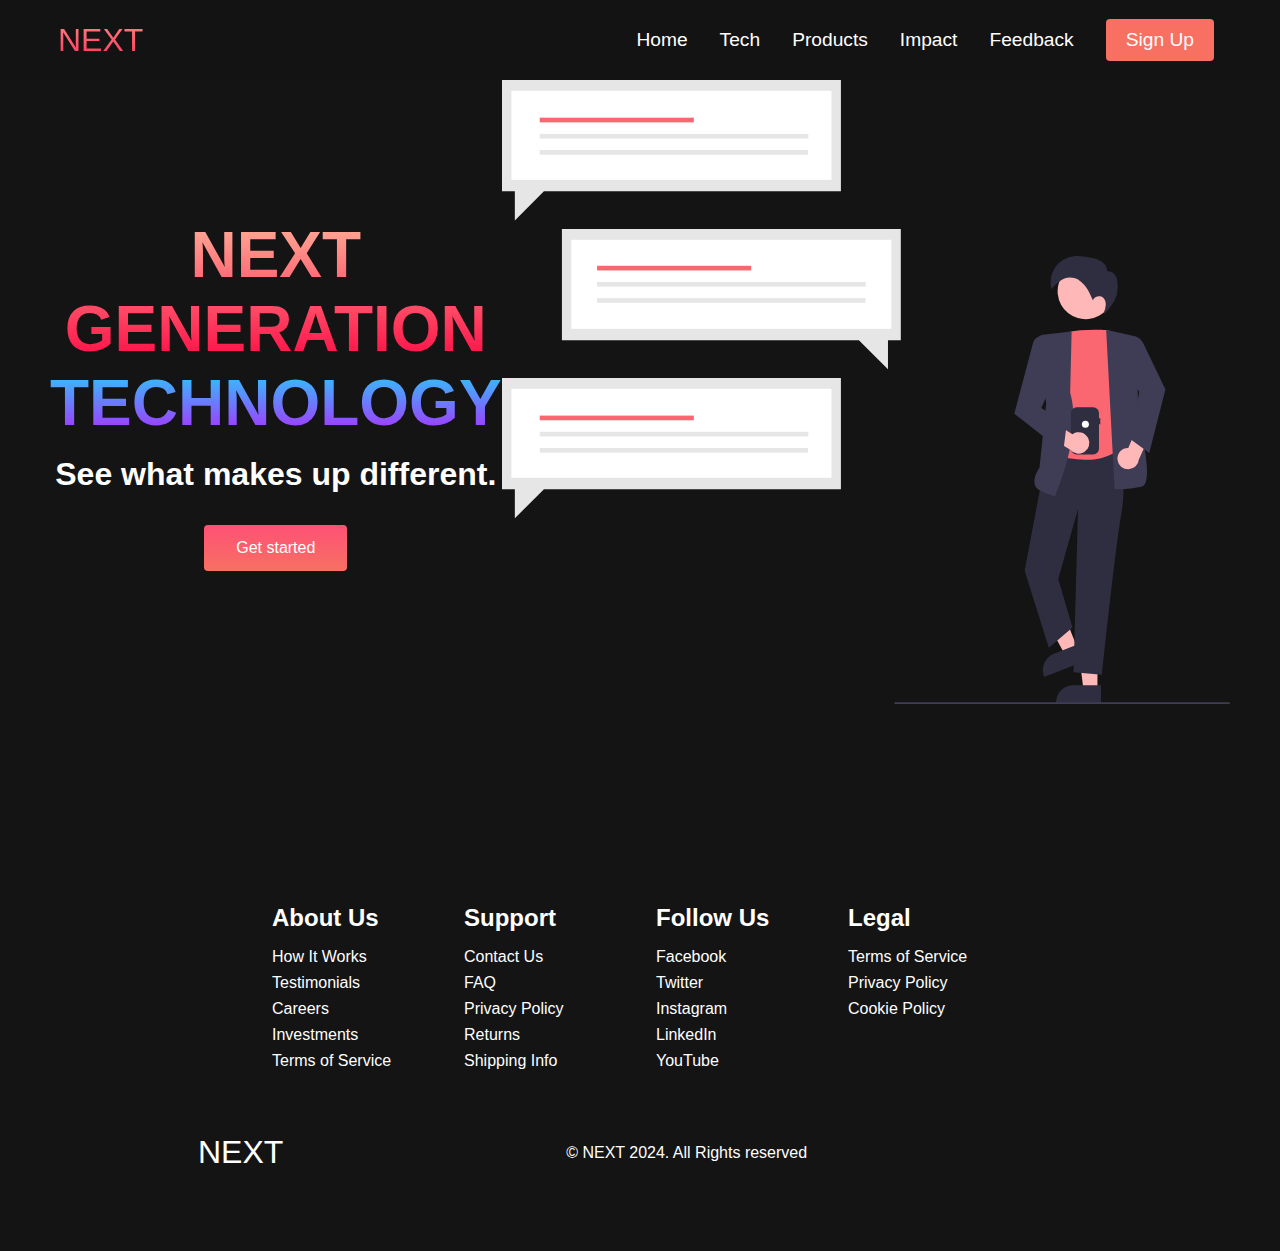
<file: index.html>
<!DOCTYPE html>
<html lang="en">
<head>
    <meta charset="UTF-8">
    <meta name="viewport" content="width=device-width, initial-scale=1.0">
    <title>NEXT Website</title>
    <link rel="stylesheet" href="styles.css">
    <link rel="stylesheet" href="https://cdnjs.cloudflare.com/ajax/libs/font-awesome/6.7.1/css/all.min.css" integrity="sha512-5Hs3dF2AEPkpNAR7UiOHba+lRSJNeM2ECkwxUIxC1Q/FLycGTbNapWXB4tP889k5T5Ju8fs4b1P5z/iB4nMfSQ==" crossorigin="anonymous" referrerpolicy="no-referrer" />
    <link rel="icon" href="path/to/favicon.ico" type="image/x-icon">
</head>
<body>
    <nav class="navbar">
        <div class="navbar__container">
            <a href="/" id="navbar__logo"><i class="fas fa-gem"></i>NEXT</a>
            <div class="navbar__toggle" id="mobile-menu">
                <span class="bar"></span>
                <span class="bar"></span>
                <span class="bar"></span>
            </div>
            <ul class="navbar__menu">
                <li class="navbar__items">
                    <a href="https://erwyn-tan.github.io/education.github.io/index.html" class="navbar__links"> Home </a>
                </li>
                <li class="navbar__items">
                    <a href="https://erwyn-tan.github.io/education.github.io/tech.html" class="navbar__links"> Tech </a>
                </li>
                <li class="navbar__items">
                    <a href="https://erwyn-tan.github.io/education.github.io/product.html" class="navbar__links"> Products </a>
                </li>
                <li class="navbar__items">
                    <a href="https://erwyn-tan.github.io/education.github.io/impact.html" class="navbar__links"> Impact </a>
                </li>
                <li class="navbar__items">
                    <a href="https://erwyn-tan.github.io/education.github.io/feedback.html" class="navbar__links"> Feedback </a>
                </li>
                <li class="navbar__btn">
                    <a href="/" class="button"> Sign Up </a>
                </li>
            </ul>
        </div>
    </nav>
    <script src="app.js"></script>



    

    <div class="main">
        <div class="main__content">
            <h1>NEXT GENERATION</h1>
            <h2>TECHNOLOGY</h2>
            <p>See what makes up different.</p>
            <button class="main__btn"><a href="/">Get started</a></button>
        </div>
        <div class="main_img--container"> 
            <img src="images/pic1.svg" alt="pic" id="main__img"> 
        </div>
    </div>

    

      
   <div class="footer__container">
    <div class="footer__links">
        <div class="footer__link--wrapper">
            <div class="footer__link--items">
                <h2>About Us</h2>
                <a href="how-it-works">How It Works</a>
                <a href="testimonials">Testimonials</a>
                <a href="careers">Careers</a>
                <a href="investments">Investments</a>
                <a href="terms-of-service">Terms of Service</a>
            </div>
            <div class="footer__link--items">
                <h2>Support</h2>
                <a href="contact.html">Contact Us</a>
                <a href="faq.html">FAQ</a>
                <a href="privacy-policy.html">Privacy Policy</a>
                <a href="returns.html">Returns</a>
                <a href="shipping.html">Shipping Info</a>
            </div>
        </div>
        <div class="footer__link--wrapper">
            <div class="footer__link--items">
                <h2>Follow Us</h2>
                <a href="https://www.facebook.com" target="_blank">Facebook</a>
                <a href="https://www.twitter.com" target="_blank">Twitter</a>
                <a href="https://www.instagram.com/yourprofilename" target="_blank">Instagram</a>
                <a href="https://www.linkedin.com" target="_blank">LinkedIn</a>
                <a href="https://www.youtube.com" target="_blank">YouTube</a>
            </div>
            <div class="footer__link--items">
                <h2>Legal</h2>
                <a href="terms-of-service.html">Terms of Service</a>
                <a href="privacy-policy.html">Privacy Policy</a>
                <a href="cookie-policy.html">Cookie Policy</a>
            </div>
        </div>
    </div>
    <div class="social__media">
        <div class="social__media--wrap">
            <div class="footer__logo">
                <a href="/" id="footer__logo"><i class="fas fa-gem"></i>NEXT</a>
            </div>
            <p class="website__rights">© NEXT 2024. All Rights reserved</p>
            <div class="social__icons">
                <a href="https://www.facebook.com/Erwyn Pain" class="social__icon--links" target="_blank">
                    <i class="fab fa-facebook"></i>
                </a>
                <a href="https://www.instagram.com/erwyn_qoq" class="social__icon--links" target="_blank"> 
                    <i class="fab fa-instagram"></i>
                </a>
                <a href="https://www.linkedin.com/ERWYN TAN FU SHEN MOE" class="social__icon--links" target="_blank">
                    <i class="fab fa-linkedin"></i>
                </a>
            </div>
        </div>
    </div>
</div>

</body>
</html>
</file>
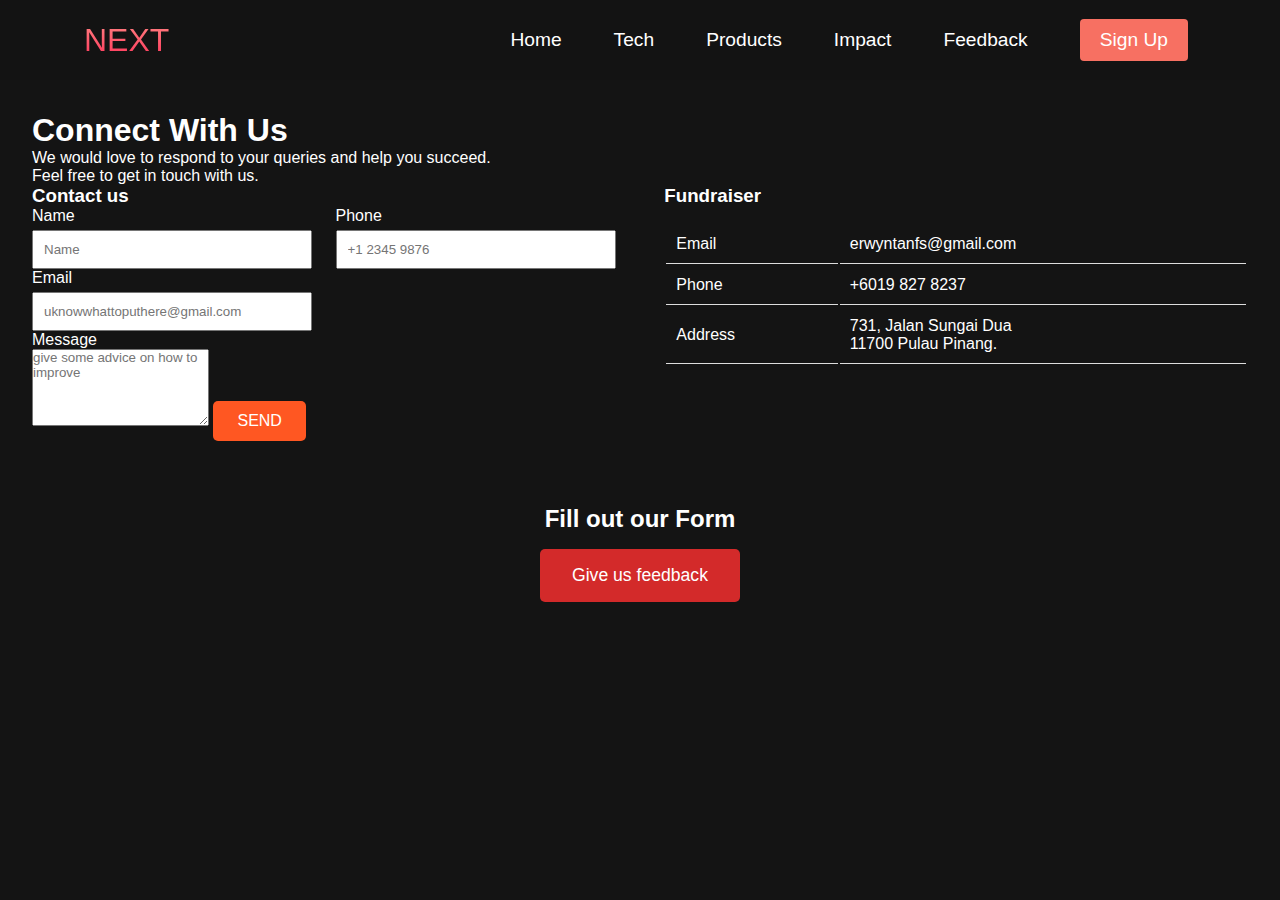
<file: feedback.html>
<!DOCTYPE html>
<html lang="en">
<head>
    <meta charset="UTF-8">
    <meta name="viewport" content="width=device-width, initial-scale=1.0">
    <title>NEXT Website</title>
    <link rel="stylesheet" href="feedback.css">
    <link rel="stylesheet" href="https://cdnjs.cloudflare.com/ajax/libs/font-awesome/6.7.1/css/all.min.css" integrity="sha512-5Hs3dF2AEPkpNAR7UiOHba+lRSJNeM2ECkwxUIxC1Q/FLycGTbNapWXB4tP889k5T5Ju8fs4b1P5z/iB4nMfSQ==" crossorigin="anonymous" referrerpolicy="no-referrer" />
    <link rel="icon" href="path/to/favicon.ico" type="image/x-icon">
</head>
<body>
    <nav class="navbar">
        <div class="navbar__container">
            <a href="/" id="navbar__logo"><i class="fas fa-gem"></i>NEXT</a>
            <div class="navbar__toggle" id="mobile-menu">
                <span class="bar"></span>
                <span class="bar"></span>
                <span class="bar"></span>
            </div>
            <ul class="navbar__menu">
                <li class="navbar__items">
                    <a href="https://erwyn-tan.github.io/education.github.io/index.html" class="navbar__links"> Home </a>
                </li>
                <li class="navbar__items">
                    <a href="https://erwyn-tan.github.io/education.github.io/tech.html" class="navbar__links"> Tech </a>
                </li>
                <li class="navbar__items">
                    <a href="https://erwyn-tan.github.io/education.github.io/product.html" class="navbar__links"> Products </a>
                </li>
                <li class="navbar__items">
                    <a href="https://erwyn-tan.github.io/education.github.io/impact.html" class="navbar__links"> Impact </a>
                </li>
                <li class="navbar__items">
                    <a href="https://erwyn-tan.github.io/education.github.io/feedback.html" class="navbar__links"> Feedback </a>
                </li>
                <li class="navbar__btn">
                    <a href="/" class="button"> Sign Up </a>
                </li>
            </ul>
        </div>
    </nav>
    <script src="app.js"></script>


    <div class="container">
        <h1>Connect With Us </h1> 
        <p>We would love to respond to your queries and help you succeed.<br> Feel free to get in touch with us.</p>
        <div class="contact-box">
            <div class="contact-left">
                <h3>Contact us</h3>
                <form id="contactForm">
                    <div class="input-row">
                        <div class="input-group">
                            <label>Name</label>
                            <input type="text" placeholder="Name">
                        </div>
                        <div class="input-group">
                            <label>Phone</label>
                            <input type="text" placeholder="+1 2345 9876">
                        </div>
                    </div>
                    <div class="input-row">
                        <div class="input-group">
                            <label>Email</label>
                            <input type="email" placeholder="uknowwhattoputhere@gmail.com">
                        </div>
                    </div>
                    <label>Message</label><br>
                    <textarea rows="5" placeholder="give some advice on how to improve "></textarea>
                    <button type="submit">SEND</button>
                </form>
            </div>
            <div class="contact-right">
                <h3>Fundraiser</h3>
                <table>
                    <tr>
                        <td>Email</td>
                        <td>erwyntanfs@gmail.com</td>
                    </tr>
                    <tr>
                        <td>Phone</td>
                        <td>+6019 827 8237</td>
                    </tr>
                    <tr>
                        <td>Address</td>
                        <td>731, Jalan Sungai Dua<br>11700 Pulau Pinang.</td>
                    </tr>
                </table>
            </div>
        </div>
    </div>

    
    <div class="google-form">
        <h2>Fill out our Form</h2>
        <button onclick="window.open('https://docs.google.com/forms/d/1T8_5LunwoV_oPKlJJSXwQ51P3zkdLtTHe6k_PdBVkq8/edit', '_blank')">
            Give us feedback
        </button>
    </div>

    

    <script>
        
        document.getElementById('contactForm').addEventListener('submit', function(event) {
            event.preventDefault(); 

            const name = document.querySelector('input[type="text"]').value;
            const phone = document.querySelector('input[type="text"]:nth-child(2)').value;
            const email = document.querySelector('input[type="email"]').value;
            const message = document.querySelector('textarea').value;

            if (name === '' || phone === '' || email === '' || message === '') {
                alert('Please fill in all the fields.');
                return;
            }

            
            const emailPattern = /^[a-zA-Z0-9._-]+@[a-zA-Z0-9.-]+\.[a-zA-Z]{2,6}$/;
            if (!emailPattern.test(email)) {
                alert('Please enter a valid email address.');
                return;
            }

            alert('Thank you for your message! We will get back to you soon.');
            
            document.getElementById('contactForm').reset();
        });

        
        document.querySelector('.donate-phone a').addEventListener('click', function(event) {
            event.preventDefault();
            window.scrollTo({
                top: document.querySelector('.donate-section').offsetTop - 100,
                behavior: 'smooth'
            });
        });

        
        document.querySelector('.google-form button').addEventListener('click', function() {
            window.open('https://docs.google.com/forms/d/1T8_5LunwoV_oPKlJJSXwQ51P3zkdLtTHe6k_PdBVkq8/edit', '_blank');
        });
    </script>
</body>
</html>
</file>
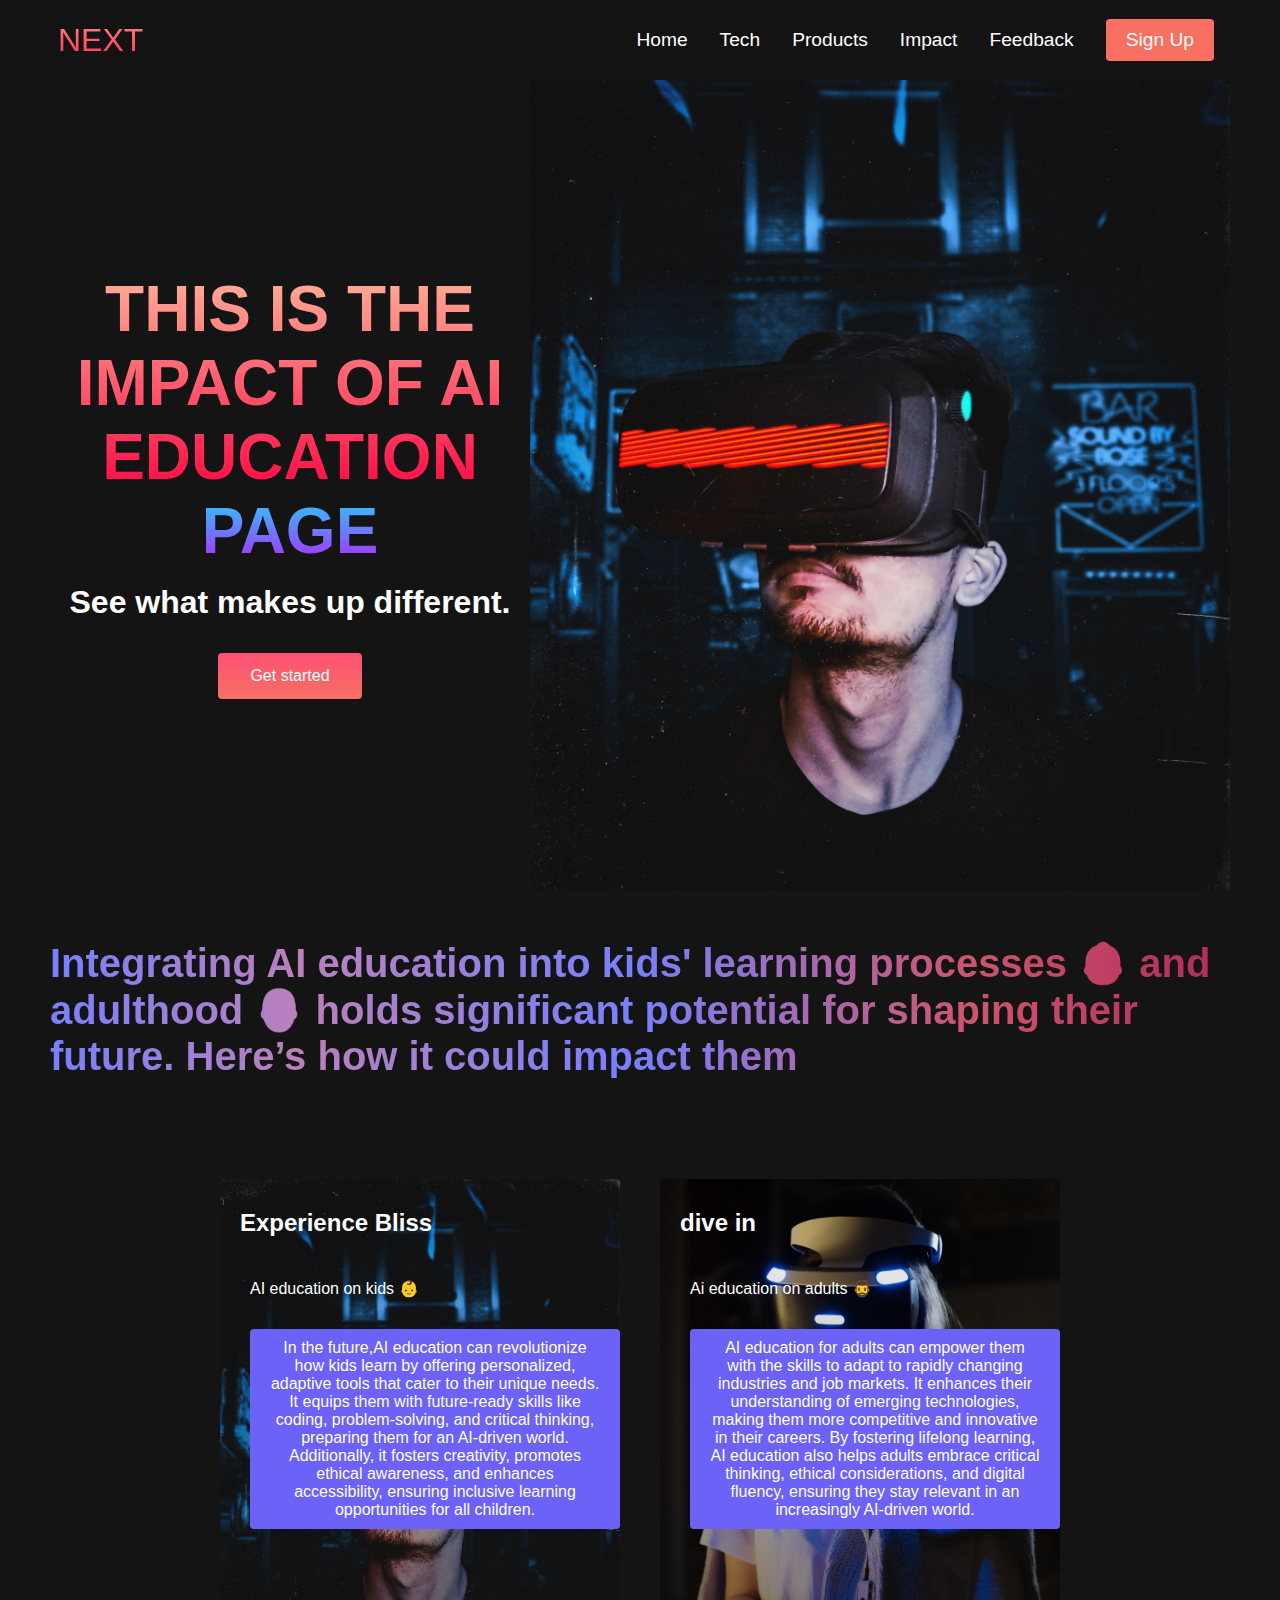
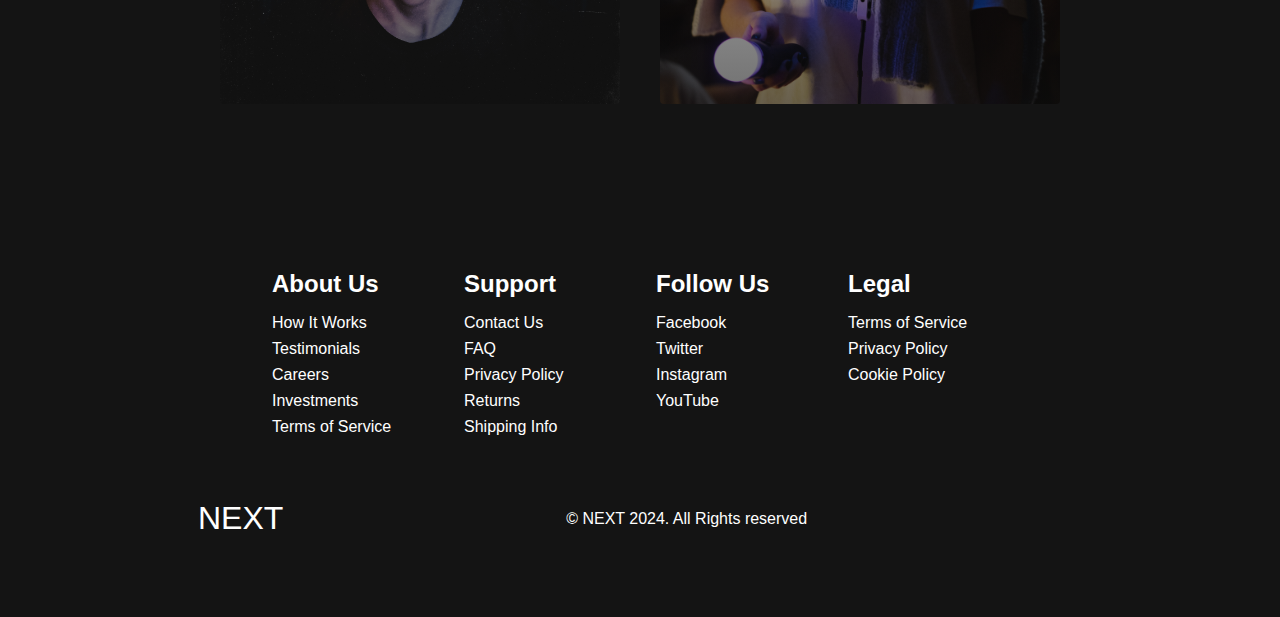
<file: impact.html>
<!DOCTYPE html>
<html lang="en">
<head>
    <meta charset="UTF-8">
    <meta name="viewport" content="width=device-width, initial-scale=1.0">
    <title>NEXT Website</title>
    <link rel="stylesheet" href="impact.css">
    <link rel="stylesheet" href="https://cdnjs.cloudflare.com/ajax/libs/font-awesome/6.7.1/css/all.min.css" integrity="sha512-5Hs3dF2AEPkpNAR7UiOHba+lRSJNeM2ECkwxUIxC1Q/FLycGTbNapWXB4tP889k5T5Ju8fs4b1P5z/iB4nMfSQ==" crossorigin="anonymous" referrerpolicy="no-referrer" />
    <link rel="icon" href="path/to/favicon.ico" type="image/x-icon">
</head>
<body>
    <nav class="navbar">
        <div class="navbar__container">
            <a href="/" id="navbar__logo"><i class="fas fa-gem"></i>NEXT</a>
            <div class="navbar__toggle" id="mobile-menu">
                <span class="bar"></span>
                <span class="bar"></span>
                <span class="bar"></span>
            </div>
            <ul class="navbar__menu">
                <li class="navbar__items">
                    <a href="https://erwyn-tan.github.io/education.github.io/index.html" class="navbar__links"> Home </a>
                </li>
                <li class="navbar__items">
                    <a href="https://erwyn-tan.github.io/education.github.io/tech.html" class="navbar__links"> Tech </a>
                </li>
                <li class="navbar__items">
                    <a href="https://erwyn-tan.github.io/education.github.io/product.html" class="navbar__links"> Products </a>
                </li>
                <li class="navbar__items">
                    <a href="https://erwyn-tan.github.io/education.github.io/impact.html" class="navbar__links"> Impact </a>
                </li>
                <li class="navbar__items">
                    <a href="https://erwyn-tan.github.io/education.github.io/feedback.html" class="navbar__links"> Feedback </a>
                </li>
                <li class="navbar__btn">
                    <a href="/" class="button"> Sign Up </a>
                </li>
            </ul>
        </div>
    </nav>
    <script src="app.js"></script>

   <div class="main">
    <div class="main__content">
        <h1>THIS IS THE IMPACT OF AI EDUCATION</h1>
        <h2>PAGE</h2>
        <p>See what makes up different.</p>
        <button class="main__btn"><a href="/">Get started</a></button>
    </div>
    <div class="main_img--container"> 
        <img src="images/pic3.jpg " alt="pic" id="main__img" width="700vh" height= " 700vh" >
    </div>
   </div>



   <div class="services">
    <h1 class="fade-in">Integrating AI education into kids' learning processes 👶 and adulthood 🧔‍♂️ holds significant potential for shaping their future. Here’s how it could impact them</h1>
    <div class="services__container">
      <div class="services__card">
        <h2>Experience Bliss</h2>
        <p>AI education on kids 👶 </p>
        <button> In the future,AI education can revolutionize how kids learn by offering personalized, adaptive tools that cater to their unique needs. It equips them with future-ready skills like coding, problem-solving, and critical thinking, preparing them for an AI-driven world. Additionally, it fosters creativity, promotes ethical awareness, and enhances accessibility, ensuring inclusive learning opportunities for all children.</button>
      </div>
      <div class="services__card">
        <h2>dive in</h2>
        <p>Ai education on adults 🧔‍♂️ </p>
        <button>AI education for adults can empower them with the skills to adapt to rapidly changing industries and job markets. It enhances their understanding of emerging technologies, making them more competitive and innovative in their careers. By fostering lifelong learning, AI education also helps adults embrace critical thinking, ethical considerations, and digital fluency, ensuring they stay relevant in an increasingly AI-driven world.</button>
      </div>
    </div>
   </div>



   
   <div class="footer__container">
    <div class="footer__links">
        <div class="footer__link--wrapper">
            <div class="footer__link--items">
                <h2>About Us</h2>
                <a href="how-it-works">How It Works</a>
                <a href="testimonials">Testimonials</a>
                <a href="careers">Careers</a>
                <a href="investments">Investments</a>
                <a href="terms-of-service">Terms of Service</a>
            </div>
            <div class="footer__link--items">
                <h2>Support</h2>
                <a href="contact.html">Contact Us</a>
                <a href="faq.html">FAQ</a>
                <a href="privacy-policy.html">Privacy Policy</a>
                <a href="returns.html">Returns</a>
                <a href="shipping.html">Shipping Info</a>
            </div>
        </div>
        <div class="footer__link--wrapper">
            <div class="footer__link--items">
                <h2>Follow Us</h2>
                <a href="https://www.facebook.com" target="_blank">Facebook</a>
                <a href="https://www.twitter.com" target="_blank">Twitter</a>
                <a href="https://www.instagram.com/yourprofilename" target="_blank">Instagram</a> 
                <a href="https://www.youtube.com" target="_blank">YouTube</a>
            </div>
            <div class="footer__link--items">
                <h2>Legal</h2>
                <a href="terms-of-service.html">Terms of Service</a>
                <a href="privacy-policy.html">Privacy Policy</a>
                <a href="cookie-policy.html">Cookie Policy</a>
            </div>
        </div>
    </div>
    <div class="social__media">
        <div class="social__media--wrap">
            <div class="footer__logo">
                <a href="/" id="footer__logo"><i class="fas fa-gem"></i>NEXT</a>
            </div>
            <p class="website__rights">© NEXT 2024. All Rights reserved</p>
            <div class="social__icons">
                <a href="https://www.facebook.com/Erwyn Pain" class="social__icon--links" target="_blank">
                    <i class="fab fa-facebook"></i>
                </a>
                <a href="https://www.instagram.com/erwyn_qoq" class="social__icon--links" target="_blank"> 
                    <i class="fab fa-instagram"></i>
                </a>
                <a href="https://www.linkedin.com/ERWYN TAN FU SHEN MOE" class="social__icon--links" target="_blank">
                    <i class="fab fa-linkedin"></i>
                </a>
            </div>
        </div>
    </div>
</div>


 

   <script src="app.js"></script>
</body>
</html>
</file>
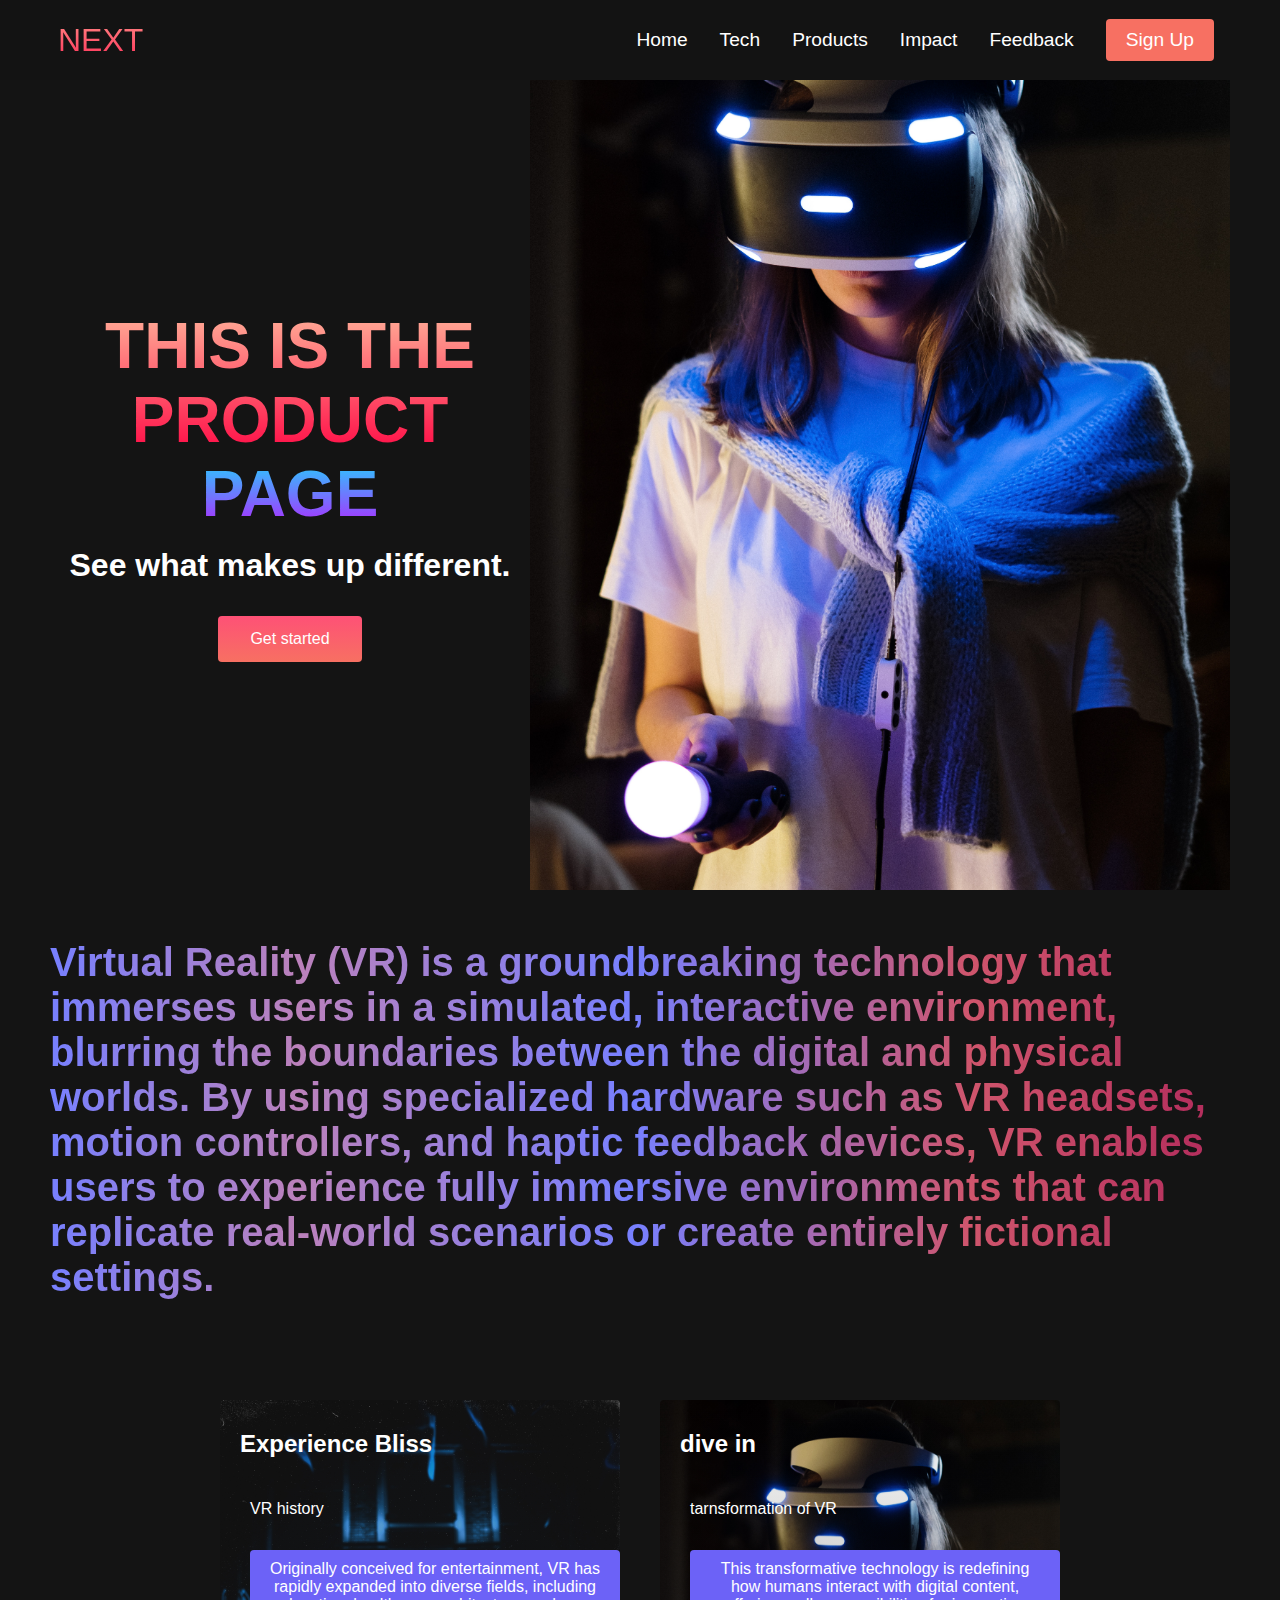
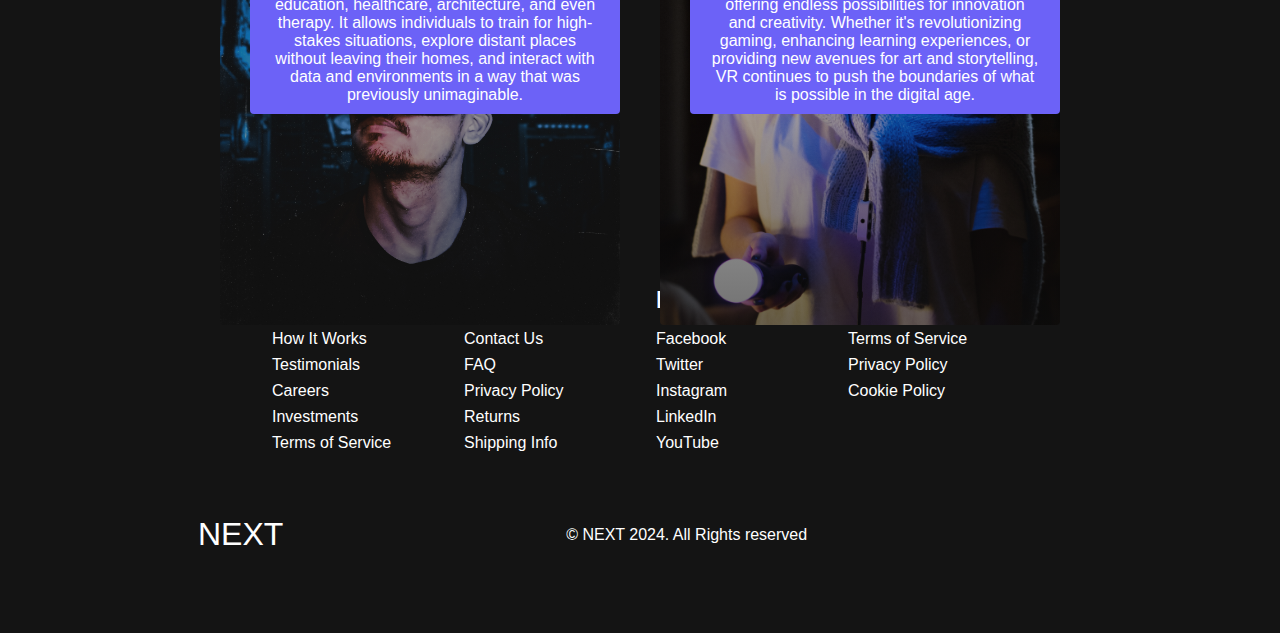
<file: product.html>
<!DOCTYPE html>
<html lang="en">
<head>
    <meta charset="UTF-8">
    <meta name="viewport" content="width=device-width, initial-scale=1.0">
    <title>NEXT Website</title>
    <link rel="stylesheet" href="product.css">
    <link rel="stylesheet" href="https://cdnjs.cloudflare.com/ajax/libs/font-awesome/6.7.1/css/all.min.css" integrity="sha512-5Hs3dF2AEPkpNAR7UiOHba+lRSJNeM2ECkwxUIxC1Q/FLycGTbNapWXB4tP889k5T5Ju8fs4b1P5z/iB4nMfSQ==" crossorigin="anonymous" referrerpolicy="no-referrer" />
    <link rel="icon" href="path/to/favicon.ico" type="image/x-icon">
</head>
<body>
    <nav class="navbar">
        <div class="navbar__container">
            <a href="/" id="navbar__logo"><i class="fas fa-gem"></i>NEXT</a>
            <div class="navbar__toggle" id="mobile-menu">
                <span class="bar"></span>
                <span class="bar"></span>
                <span class="bar"></span>
            </div>
            <ul class="navbar__menu">
                <li class="navbar__items">
                    <a href="https://erwyn-tan.github.io/education.github.io/index.html" class="navbar__links"> Home </a>
                </li>
                <li class="navbar__items">
                    <a href="https://erwyn-tan.github.io/education.github.io/tech.html" class="navbar__links"> Tech </a>
                </li>
                <li class="navbar__items">
                    <a href="https://erwyn-tan.github.io/education.github.io/product.html" class="navbar__links"> Products </a>
                </li>
                <li class="navbar__items">
                    <a href="https://erwyn-tan.github.io/education.github.io/impact.html" class="navbar__links"> Impact </a>
                </li>
                <li class="navbar__items">
                    <a href="https://erwyn-tan.github.io/education.github.io/feedback.html" class="navbar__links"> Feedback </a>
                </li>
                <li class="navbar__btn">
                    <a href="/" class="button"> Sign Up </a>
                </li>
            </ul>
        </div>
    </nav>
    <script src="app.js"></script>


   <div class="main">
    <div class="main__content">
        <h1>THIS IS THE PRODUCT</h1>
        <h2>PAGE</h2>
        <p>See what makes up different.</p>
        <button class="main__btn"><a href="/">Get started</a></button>
    </div>
    <div class="main_img--container"> 
        <img src="images/pic4.jpg " alt="pic" id="main__img" width="700vh" height= " 700vh" >
    </div>
   </div>



   <div class="services">
    <h1 class="fade-in">Virtual Reality (VR) is a groundbreaking technology that immerses users in a simulated, interactive environment, blurring the boundaries between the digital and physical worlds. By using specialized hardware such as VR headsets, motion controllers, and haptic feedback devices, VR enables users to experience fully immersive environments that can replicate real-world scenarios or create entirely fictional settings.</h1>
    <div class="services__container">
      <div class="services__card">
        <h2>Experience Bliss</h2>
        <p>VR history</p>
        <button> Originally conceived for entertainment, VR has rapidly expanded into diverse fields, including education, healthcare, architecture, and even therapy. It allows individuals to train for high-stakes situations, explore distant places without leaving their homes, and interact with data and environments in a way that was previously unimaginable.</button>
      </div>
      <div class="services__card">
        <h2>dive in</h2>
        <p>tarnsformation of VR</p>
        <button>This transformative technology is redefining how humans interact with digital content, offering endless possibilities for innovation and creativity. Whether it's revolutionizing gaming, enhancing learning experiences, or providing new avenues for art and storytelling, VR continues to push the boundaries of what is possible in the digital age.</button>
      </div>
    </div>
   </div>



   
   <div class="footer__container">
    <div class="footer__links">
        <div class="footer__link--wrapper">
            <div class="footer__link--items">
                <h2>About Us</h2>
                <a href="how-it-works">How It Works</a>
                <a href="testimonials">Testimonials</a>
                <a href="careers">Careers</a>
                <a href="investments">Investments</a>
                <a href="terms-of-service">Terms of Service</a>
            </div>
            <div class="footer__link--items">
                <h2>Support</h2>
                <a href="contact.html">Contact Us</a>
                <a href="faq.html">FAQ</a>
                <a href="privacy-policy.html">Privacy Policy</a>
                <a href="returns.html">Returns</a>
                <a href="shipping.html">Shipping Info</a>
            </div>
        </div>
        <div class="footer__link--wrapper">
            <div class="footer__link--items">
                <h2>Follow Us</h2>
                <a href="https://www.facebook.com" target="_blank">Facebook</a>
                <a href="https://www.twitter.com" target="_blank">Twitter</a>
                <a href="https://www.instagram.com/yourprofilename" target="_blank">Instagram</a> 
                <a href="https://www.linkedin.com" target="_blank">LinkedIn</a>
                <a href="https://www.youtube.com" target="_blank">YouTube</a>
            </div>
            <div class="footer__link--items">
                <h2>Legal</h2>
                <a href="terms-of-service.html">Terms of Service</a>
                <a href="privacy-policy.html">Privacy Policy</a>
                <a href="cookie-policy.html">Cookie Policy</a>
            </div>
        </div>
    </div>
    <div class="social__media">
        <div class="social__media--wrap">
            <div class="footer__logo">
                <a href="/" id="footer__logo"><i class="fas fa-gem"></i>NEXT</a>
            </div>
            <p class="website__rights">© NEXT 2024. All Rights reserved</p>
            <div class="social__icons">
                <a href="https://www.facebook.com/Erwyn Pain" class="social__icon--links" target="_blank">
                    <i class="fab fa-facebook"></i>
                </a>
                <a href="https://www.instagram.com/erwyn_qoq" class="social__icon--links" target="_blank"> 
                    <i class="fab fa-instagram"></i>
                </a>
                <a href="https://www.linkedin.com/ERWYN TAN FU SHEN MOE" class="social__icon--links" target="_blank">
                    <i class="fab fa-linkedin"></i>
                </a>
            </div>
        </div>
    </div>
</div>


 

   <script src="app.js"></script>
</body>
</html>
</file>
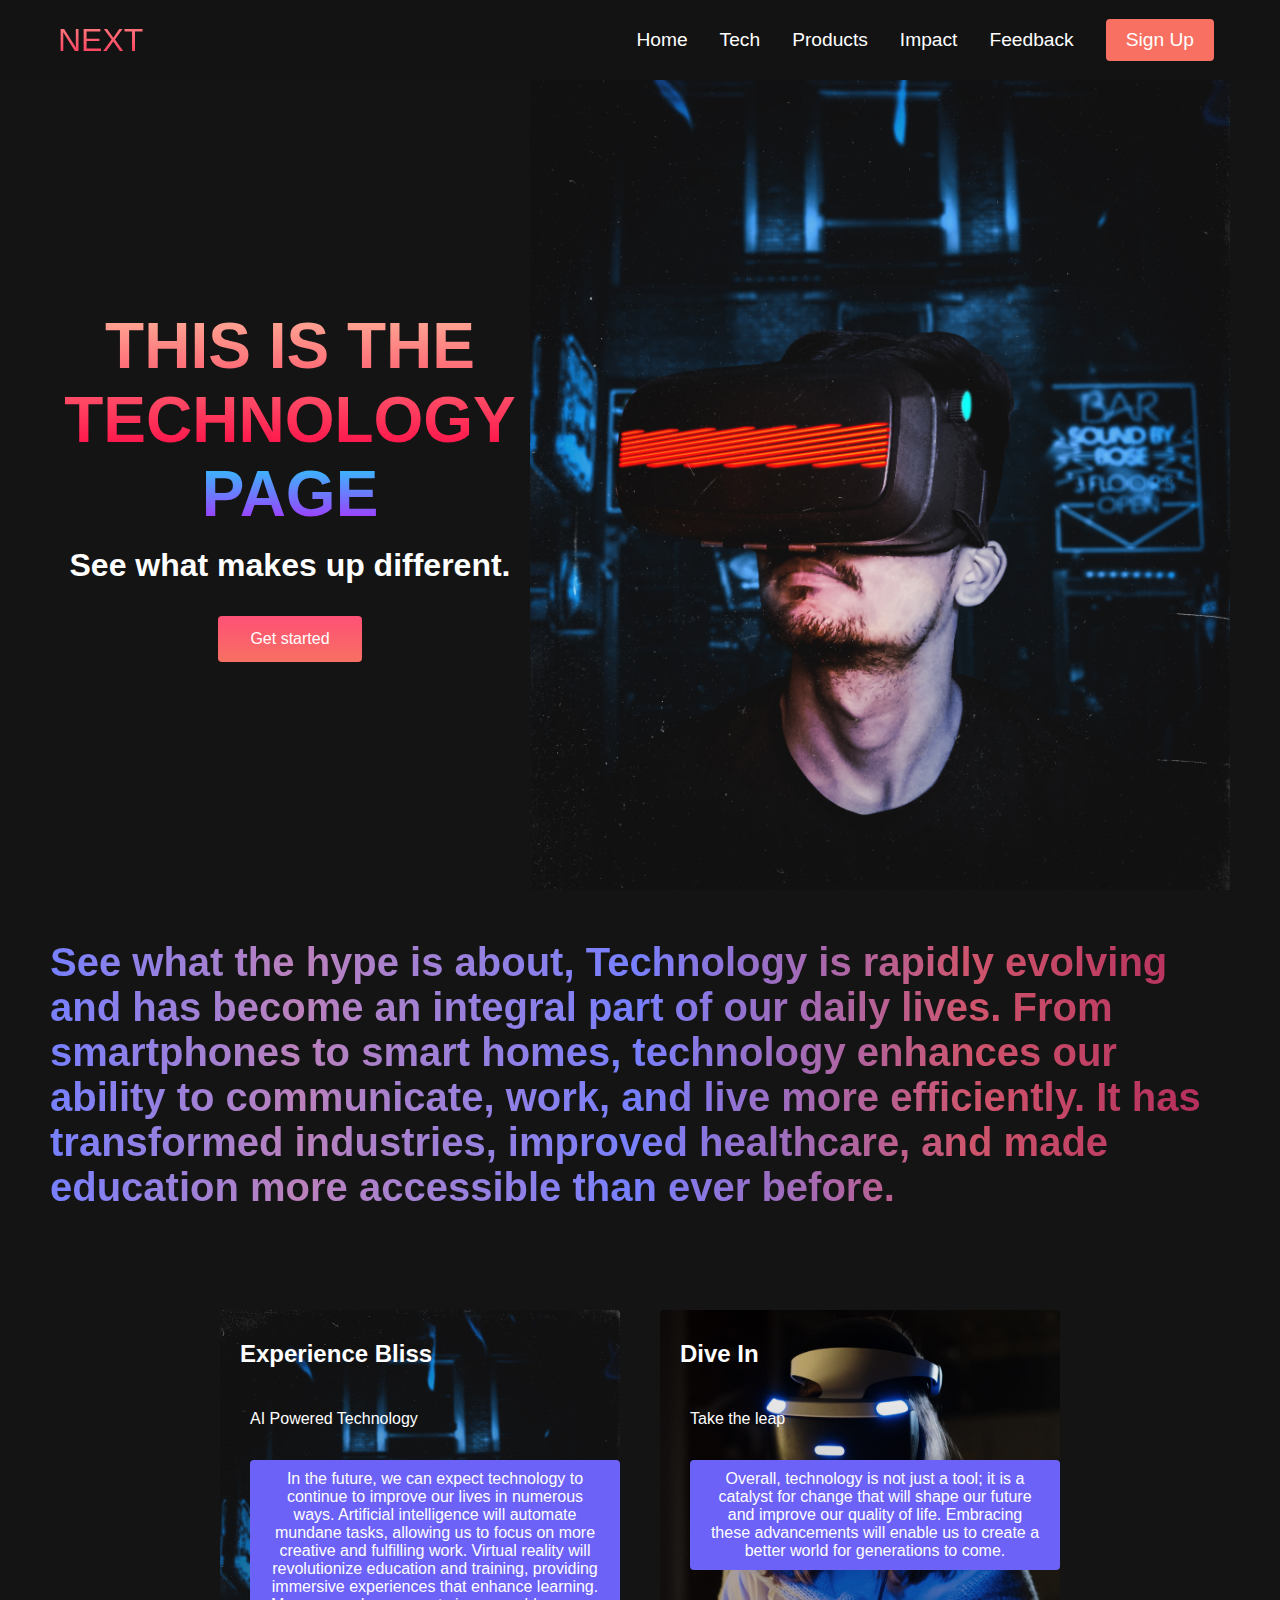
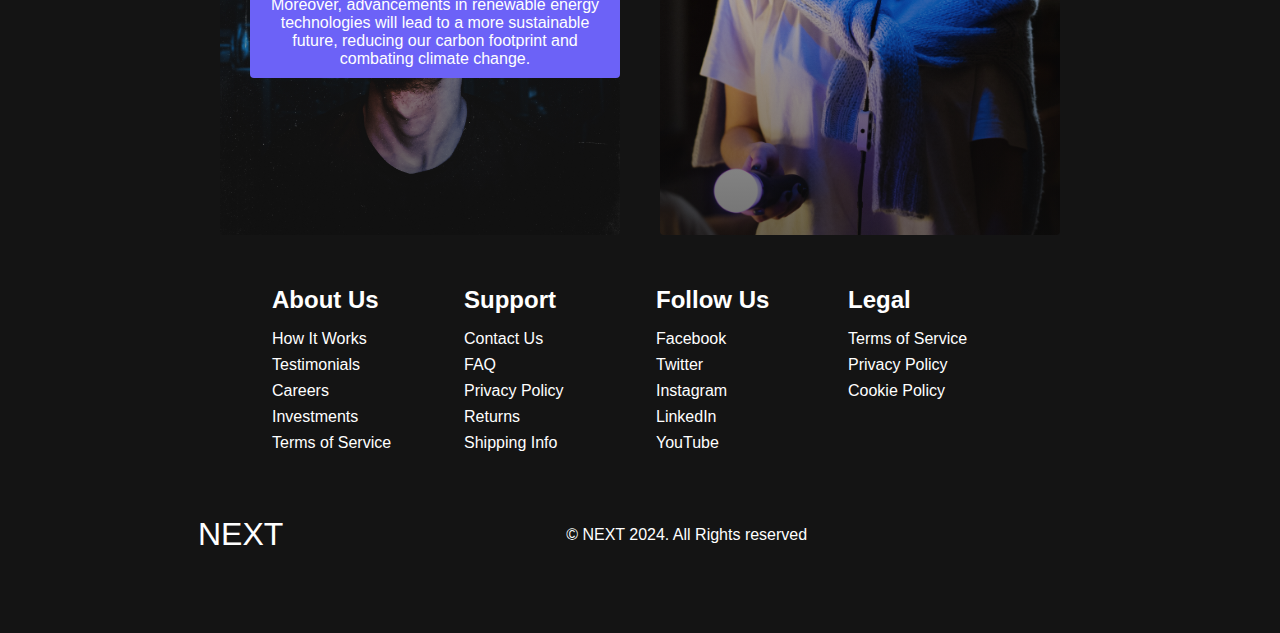
<file: tech.html>
<!DOCTYPE html>
<html lang="en">
<head>
    <meta charset="UTF-8">
    <meta name="viewport" content="width=device-width, initial-scale=1.0">
    <title>NEXT Website</title>
    <link rel="stylesheet" href="tech.css">
    <link rel="stylesheet" href="https://cdnjs.cloudflare.com/ajax/libs/font-awesome/6.7.1/css/all.min.css" integrity="sha512-5Hs3dF2AEPkpNAR7UiOHba+lRSJNeM2ECkwxUIxC1Q/FLycGTbNapWXB4tP889k5T5Ju8fs4b1P5z/iB4nMfSQ==" crossorigin="anonymous" referrerpolicy="no-referrer" />
    <link rel="icon" href="path/to/favicon.ico" type="image/x-icon">
</head>
<body>
    <nav class="navbar">
        <div class="navbar__container">
            <a href="/" id="navbar__logo"><i class="fas fa-gem"></i>NEXT</a>
            <div class="navbar__toggle" id="mobile-menu">
                <span class="bar"></span>
                <span class="bar"></span>
                <span class="bar"></span>
            </div>
            <ul class="navbar__menu">
                <li class="navbar__items">
                    <a href="https://erwyn-tan.github.io/education.github.io/index.html" class="navbar__links"> Home </a>
                </li>
                <li class="navbar__items">
                    <a href="https://erwyn-tan.github.io/education.github.io/tech.html" class="navbar__links"> Tech </a>
                </li>
                <li class="navbar__items">
                    <a href="https://erwyn-tan.github.io/education.github.io/product.html" class="navbar__links"> Products </a>
                </li>
                <li class="navbar__items">
                    <a href="https://erwyn-tan.github.io/education.github.io/impact.html" class="navbar__links"> Impact </a>
                </li>
                <li class="navbar__items">
                    <a href="https://erwyn-tan.github.io/education.github.io/feedback.html" class="navbar__links"> Feedback </a>
                </li>
                <li class="navbar__btn">
                    <a href="/" class="button"> Sign Up </a>
                </li>
            </ul>
        </div>
    </nav>
    <script src="app.js"></script>



   <div class="main">
    <div class="main__content">
        <h1>THIS IS THE TECHNOLOGY</h1>
        <h2>PAGE</h2>
        <p>See what makes up different.</p>
        <button class="main__btn"><a href="/">Get started</a></button>
    </div>
    <div class="main_img--container"> 
        <img src="images/pic3.jpg " alt="pic" id="main__img" width="700vh" height= " 700vh" >
    </div>
   </div>



   <div class="services">
    <h1 class="fade-in">See what the hype is about, Technology is rapidly evolving and has become an integral part of our daily lives. 
        From smartphones to smart homes, technology enhances our ability to communicate, 
        work, and live more efficiently. It has transformed industries, improved healthcare, 
        and made education more accessible than ever before.</h1>
    <div class="services__container">
        <div class="services__card fade-in">
            <h2>Experience Bliss</h2>
            <p>AI Powered Technology</p>
            <button>In the future, we can expect technology to continue to improve our lives in numerous ways. 
                Artificial intelligence will automate mundane tasks, allowing us to focus on more creative 
                and fulfilling work. Virtual reality will revolutionize education and training, providing 
                immersive experiences that enhance learning. Moreover, advancements in renewable energy 
                technologies will lead to a more sustainable future, reducing our carbon footprint and 
                combating climate change.</button>
        </div>
        <div class="services__card fade-in">
            <h2>Dive In</h2>
            <p>Take the leap</p>
            <button>Overall, technology is not just a tool; it is a catalyst for change that will shape our 
                future and improve our quality of life. Embracing these advancements will enable us to 
                create a better world for generations to come.</button>
        </div>
    </div>
</div>



   
   <div class="footer__container">
    <div class="footer__links">
        <div class="footer__link--wrapper">
            <div class="footer__link--items">
                <h2>About Us</h2>
                <a href="how-it-works">How It Works</a>
                <a href="testimonials">Testimonials</a>
                <a href="careers">Careers</a>
                <a href="investments">Investments</a>
                <a href="terms-of-service">Terms of Service</a>
            </div>
            <div class="footer__link--items">
                <h2>Support</h2>
                <a href="contact.html">Contact Us</a>
                <a href="faq.html">FAQ</a>
                <a href="privacy-policy.html">Privacy Policy</a>
                <a href="returns.html">Returns</a>
                <a href="shipping.html">Shipping Info</a>
            </div>
        </div>
        <div class="footer__link--wrapper">
            <div class="footer__link--items">
                <h2>Follow Us</h2>
                <a href="https://www.facebook.com" target="_blank">Facebook</a>
                <a href="https://www.twitter.com" target="_blank">Twitter</a>
                <a href="https://www.instagram.com/yourprofilename" target="_blank">Instagram</a> 
                <a href="https://www.linkedin.com" target="_blank">LinkedIn</a>
                <a href="https://www.youtube.com" target="_blank">YouTube</a>
            </div>
            <div class="footer__link--items">
                <h2>Legal</h2>
                <a href="terms-of-service.html">Terms of Service</a>
                <a href="privacy-policy.html">Privacy Policy</a>
                <a href="cookie-policy.html">Cookie Policy</a>
            </div>
        </div>
    </div>
    <div class="social__media">
        <div class="social__media--wrap">
            <div class="footer__logo">
                <a href="/" id="footer__logo"><i class="fas fa-gem"></i>NEXT</a>
            </div>
            <p class="website__rights">© NEXT 2024. All Rights reserved</p>
            <div class="social__icons">
                <a href="https://www.facebook.com/Erwyn Pain" class="social__icon--links" target="_blank">
                    <i class="fab fa-facebook"></i>
                </a>
                <a href="https://www.instagram.com/erwyn_qoq" class="social__icon--links" target="_blank"> 
                    <i class="fab fa-instagram"></i>
                </a>
                <a href="https://www.linkedin.com/ERWYN TAN FU SHEN MOE" class="social__icon--links" target="_blank">
                    <i class="fab fa-linkedin"></i>
                </a>
            </div>
        </div>
    </div>
</div>


 

   <script src="app.js"></script>
</body>
</html>
</file>
<file: styles.css>
* {
    box-sizing: border-box;
    margin: 0;
    padding: 0;
    font-family: 'Kumbh Sans', sans-serif;
}

body {
    background-color: #141414; 
    display: flex;
    flex-direction: column; 
    height: 100vh; 
}

.navbar {
    background: #131313; 
    height: 80px;
    display: flex;
    justify-content: center;
    align-items: center; 
    font-size: 1.2rem;
    position: sticky;
    top: 0;
    z-index: 999;
}

.navbar__container {
    display: flex;
    justify-content: space-between;
    height: 80px;
    width: 100%; 
    padding: 0 50px; 
}

#navbar__logo {
    background-color: #ff8177; 
    background-image: linear-gradient(to top, #ff0844, #ffb199 100%); 
    background-size: 100%;
    background-clip: text; 
    -webkit-background-clip: text; 
    -webkit-text-fill-color: transparent; 
    display: flex;
    align-items: center;
    cursor: pointer;
    text-decoration: none;
    font-size: 2rem;
}

.fa-gem {
    margin-right: 0.5rem;
}

.navbar__menu {
    display: flex;
    align-items: center;
    list-style: none;
}

.navbar__items {
    height: 80px;
}

.navbar__links {
    color: #fff;
    display: flex;
    align-items: center;
    justify-content: center;
    text-decoration: none;
    padding: 0 1rem;
    height: 100%;
}

.navbar__btn {
    display: flex;
    justify-content: center;
    align-items: center;
    padding: 0 1rem;
}

.button {
    display: flex;
    justify-content: center;
    align-items: center;
    text-decoration: none;
    padding: 10px 20px;
    border: none;
    border-radius: 4px;
    background: #f77062;
    color: #fff;
    transition: background 0.3s ease;
}

.button:hover {
    background: #4837ff;
}

.navbar__links:hover {
    color: #f77062;
    transition: color 0.3s ease;
}

@media screen and (max-width: 960px) {
    .navbar__container { 
        padding: 0; 
    }

    .navbar__menu {
        display: grid;
        grid-template-columns: auto;
        margin: 0;
        width: 100%;
        position: absolute;
        top: -1000px;
        opacity: 0;
        transition: all 0.5s ease;
        height: 50vh;
        z-index: -1;
        background: #131313;
    }
    
    .navbar__menu.active {
        background: #131313;
        top: 100%;
        opacity: 1;
        transition: all 0.5s ease;
        z-index: 99;
        height: 50vh;
        font-size: 1.6rem;
    }

    #navbar__logo {
        padding-left: 25px;
    }

    .navbar__toggle {
        cursor: pointer;
    }
    
    .navbar__toggle .bar {
        width: 25px; 
        height: 3px; 
        background-color: #fff; 
        margin: 5px auto; 
        transition: all 0.3s ease-in-out; 
    }

    .navbar__items {
        width: 100%;
    }

    .navbar__links {
        text-align: center;
        padding : 2rem;
        width: 100%;
        display: table;
    }

    #mobile-menu {
       position: absolute;
       top : 20%;
       right: 5%;
       transform: translate(5%,20%) ;
    }

    .navbar__btn {
        padding-bottom: 2rem;
    }
    
    .button {
        display: flex;
        justify-content: center;
        align-items: center;
        width: 80%;
        height: 80px;
        margin: 0;
    }

    .navbar__toggle .bar {
        display: block;
        cursor: pointer;
    }

    
    
    #mobile-menu.is-active .bar:nth-child(2) {
        opacity: 0;
    }
    
    #mobile-menu.is-active .bar:nth-child(1) {
        transform: translateY(8px) rotate(45deg);
    }
    
    #mobile-menu.is-active .bar:nth-child(3) {
        transform: translateY(-8px) rotate(-45deg);
    }
}

.main {
    display: flex; 
    justify-content: space-between; 
    align-items: center; 
    height: 100%;
    background-color: #141414;
    padding: 0 50px; 
    margin-bottom: 100px;

}

.main__content {
    flex: 1; 
    text-align: center; 
}

.main__content h1 {
    font-size: 4rem;
    background-color: #ff8177;
    background-image: linear-gradient(to top, #ff0844, #ffb199 100%); 
    background-size: 100%;
    -webkit-background-clip: text;
    background-clip: text;
    -webkit-text-fill-color: transparent; 
    -moz-text-fill-color: transparent;
}

.main_img--container {
    margin-left: auto; 
}

img {
    max-width: 100%; 
    height: auto; 
}

.main__content h2 {
    font-size: 4rem;
    background-color: #ff8177;
    background-image: linear-gradient(to top, #b721ff, #21d4fd 100%); 
    background-size: 100%;
    -webkit-background-clip: text;
    background-clip: text;
    -webkit-text-fill-color: transparent; 
    -moz-text-fill-color: transparent;
}

.main__content p {
    margin-top: 1rem;
    font-size: 2rem;
    font-weight: 700;
    color:#fff;
}

.main__btn {
    font-size: 1rem;
    background-image: linear-gradient(to top, #f77062 0%, #fe5176 100%);
    padding: 14px 32px;
    border: none;
    border-radius: 4px;
    color: #ffff;
    margin-top: 2rem;
    cursor: pointer;
    position: relative;
    transition: all 0.35s;
    outline: none;
}


.main__btn a {
    position: relative;
    z-index: 2;
    color: #fff;
    text-decoration: none;
}

.main__btn:after {
    position: absolute;
    content: '';
    top: 0;
    left: 0;
    width: 0;
    height: 100%;
    background: #4837ff;
    transition: all 0.35s;
    border-radius: 4px;
    z-index: 1;
}


.main__btn:hover {
    color: #fff;
}

.main__btn:hover:after {
    width:100%;
}

.main__img--container {
    text-align: center;
}

#main_img {
    height: 80%;
    width: 80%;
}


@media screen and (max-width: 968px) {
    .main {
        flex-direction: column; 
        align-items: center; 
    }

    .main__content {
        margin-bottom: 2rem; 
        text-align: center; 
    }

    .main_img--container {
        width: 100%; 
        text-align: center; 
    }

    #main_img {
        width: 100%; 
        height: auto; 
    }

    .main__content h1 {
        font-size: 2.5rem;
        margin-top: 2rem;
    }

    .main__content h2 {
        font-size: 3rem;
    }

    .main__content p {
        margin-top: 1rem;
        font-size: 1.5rem;
    }
}

@media screen and (max-width: 480px)  {
    .main__content h1 {
        font-size: 2rem;
        margin-top: 3rem;
    }

    .main__content h2 {
        font-size: 2rem;
    }

    .main__content p {
        margin-top: 2rem;
        font-size: 1.5rem;
    }

    .main__btn {
        padding: 12px 36px;
        margin: 2.5rem 0;
    }

    
}



.services {
    background: #141414;
    display: flex;
    flex-direction: column;
    align-items: center;
    height: 100vh;
}

.services h1 {
    background-color: #ff8177;
    background-image: linear-gradient(to right, #ff8177 0%, #ff867a 0%, #ff8c7f 21%, #f99185 52%, #cf556c 78%, #b12a5b 100%);
    background-size: 100%;
    margin-bottom: 5rem;
    font-size: 2.5rem;
    -webkit-background-clip: text;
    background-clip: text;
    -webkit-text-fill-color: transparent; 
    -moz-text-fill-color: transparent;
}

.services__container {
    display: flex;
    justify-content: center;
    flex-wrap: wrap;
}

.services__card {
    margin: 1rem;
    height: 525px;
    width:400px;
    border-radius: 4px;
    background-image: linear-gradient(to bottom, rgba( 0,0,0,0) 0%, rgba(17,17,17,0.6) 100%), url('/images/pic3.jpg');
    background-size:cover;
    position: relative;
    color: #fff;
}   

.services__card:nth-child( 2 ) {
    background-image: linear-gradient(to bottom, rgba( 0,0,0,0) 0%, rgba(17,17,17,0.6) 100%), url('/images/pic4.jpg');
}


.services {
    position: relative; 
    padding: 50px; 
}

.services h2 {
    position: absolute;
    top: 30px; 
    left: 20px;
}

.services__card {
    position: relative; 
    margin: 20px; 
}

.services__card p {
    position: absolute;
    top: 100px; 
    left: 30px;
}

.services__card button {
    color: #fff;
    padding: 10px 20px;
    border: none;
    outline: none;
    border-radius: 4px;
    background: #f77062;
    position: absolute;
    top: 150px; 
    left: 30px;
    font-size: 1rem;
    cursor: pointer;
}

.services__card:hover {
    transform: scale(1.075);
    transition: 0.2s ease-in;
    cursor: pointer;

}

@media screen and (max-width: 960px)  {
    .services {
        height: 1600px;
    }

    .service h1{
        font-size : 2rem;
        margin-top: 12rem;
    }

}

@media screen and ( max-width: 480px) {
    .services {
        height: 1400px;
    }

    .service h1{
        font-size : 1.2rem;
    }

    .services__card {
        width: 300px;
    }
}

.footer__container {
    background-color: #141414;
    padding: 5rem 0;
    display: flex;
    flex-direction: column;
    justify-content: center;
    align-items: center;
}

#footer__logo {
    color: #fff;
    display: flex;
    align-items: center;
    cursor: pointer;
    text-decoration: none;
    font-size: 2rem;
}

.footer__links {
    width: 100%;
    max-width: 1000px;
    display: flex;
    justify-content: center;
}

.footer__link--wrapper { 
    display: flex;
}

.footer__link--items { 
    display: flex;
    flex-direction: column;
    align-items: flex-start;
    margin: 16px;
    text-align: left;
    width: 160px;
    box-sizing: border-box;
}

.footer__link--items h2 { 
    margin-bottom: 16px;
}

.footer__link--items > h2 {
    color: #fff;
}

.footer__link--items a { 
    color: #fff;
    text-decoration: none;
    margin-bottom: 0.5rem;
}

.footer__link--items a:hover {
    color: #e9e9e9;
    transition: 0.3s ease-out;
}

.social__icon--link {
    color: #fff;
    font-size: 24px;
}

.social__media {
    max-width: 1000px;
    width: 100%;
}

.social__media--wrap {
    display: flex;
    justify-content: space-between;
    align-items: center;
    width: 90%;
    max-width: 1000px;
    margin: 40px auto 0 auto;
}

.social__icon {
    display: flex;
    justify-content: space-between;
    align-items: center;
    width: 240px;
}

.social__logo {
    color: #fff;
    justify-self: flex-start;
    margin-left: 20px;
    cursor: pointer;
    text-decoration: none;
    font-size: 2rem;
    display: flex;
    align-items: center;
    margin-bottom: 60px;
}

.website__rights {
    color: #fff;
}

@media screen and (max-width: 820px) {
    .footer__links {
        padding-top: 2rem;
    }

    #footer__logo { 
        margin-bottom: 2rem;
    }

    .website__rights {
        margin-bottom: 2rem;
    }

    .footer__link--wrapper { 
        flex-direction: column;
    }

    .social__media--wrap {
        flex-direction: column;
    }
}

@media screen and (max-width: 480px) {
    .footer__links { 
        margin: 0;
        padding: 10px;
        width: 100%;
    }
}

.fade-in {
    animation: fadeInAnimation ease 7s;
    animation-iteration-count: 1;
    animation-fill-mode: forwards;
}

@keyframes fadeInAnimation {
    0% {
        opacity: 0;
        top: 0;

    }

    100% {
        opacity: 1;
        top: 50px;
    }
}
</file>
<file: feedback.css>
* {
    box-sizing: border-box;
    margin: 0;
    padding: 0;
    font-family: 'Kumbh Sans', sans-serif;
}

body {
    background-color: #141414; 
    display: flex;
    flex-direction: column; 
    height: 100vh; 
    color: white; 
   
}

.navbar {
    background: #131313; 
    height: 80px;
    display: flex;
    justify-content: center;
    align-items: center; 
    font-size: 1.2rem;
    position: sticky;
    top: 0;
    z-index: 999;
}

.navbar__container {
    display: flex;
    justify-content: space-between;
    height: 80px;
    width: 100%; 
    padding: 0 50px; 
}

#navbar__logo {
    background-color: #ff8177; 
    background-image: linear-gradient(to top, #ff0844, #ffb199 100%); 
    background-size: 100%;
    background-clip: text; 
    -webkit-background-clip: text; 
    -webkit-text-fill-color: transparent; 
    display: flex;
    align-items: center;
    cursor: pointer;
    text-decoration: none;
    font-size: 2rem;
}

.fa-gem {
    margin-right: 0.5rem;
}

.navbar__menu {
    display: flex;
    align-items: center;
    list-style: none;
}

.navbar__items {
    height: 80px;
}

.navbar__links {
    color: #fff;
    display: flex;
    align-items: center;
    justify-content: center;
    text-decoration: none;
    padding: 0 1rem;
    height: 100%;
}

.navbar__btn {
    display: flex;
    justify-content: center;
    align-items: center;
    padding: 0 1rem;
}

.button {
    display: flex;
    justify-content: center;
    align-items: center;
    text-decoration: none;
    padding: 10px 20px;
    border: none;
    border-radius: 4px;
    background: #f77062;
    color: #fff;
    transition: background 0.3s ease;
}

.button:hover {
    background: #4837ff;
}

.navbar__links:hover {
    color: #f77062;
    transition: color 0.3s ease;
}

@media screen and (max-width: 960px) {
    .navbar__container { 
        padding: 0; 
    }

    .navbar__menu {
        display: grid;
        grid-template-columns: auto;
        margin: 0;
        width: 100%;
        position: absolute;
        top: -1000px;
        opacity: 0;
        transition: all 0.5s ease;
        height: 50vh;
        background: #131313;
    }
    
    .navbar__menu.active {
        top: 100%;
        opacity: 1;
        z-index: 99;
        height: 50vh;
        font-size: 1.6rem;
    }

    #navbar__logo {
        padding-left: 25px;
    }

    .navbar__toggle {
        cursor: pointer;
    }
    
    .navbar__toggle .bar {
        display: block;
        width: 30px; 
        height: 4px; 
        background-color: #fff; 
        margin: 5px 0; 
        transition: all 0.3s ease; 
    }
    
    #mobile-menu.is-active .bar:nth-child(2) {
        opacity: 0;
    }
    
    #mobile-menu.is-active .bar:nth-child(1) {
        transform: translateY(8px) rotate(45deg);
    }
    
    #mobile-menu.is-active .bar:nth-child(3) {
        transform: translateY(-8px) rotate(-45deg);
    }
}

.main {
    display: flex; 
    justify-content: space-between; 
    align-items: center; 
    height: 100%;
    background-color: #141414;
    padding: 0 50px; 
    margin-bottom: 100px;

}

.google-form {
    margin: 2rem auto;
    max-width: 90%;
    text-align: center;
}

.google-form iframe {
    width: 100%;
    height: 600px;
    border: none;
}


.google-form button {
    background-color: #d32a2a;
    color: #fff;
    border: none;
    padding: 1rem 2rem;
    font-size: 1.1rem;
    cursor: pointer;
    border-radius: 5px;
    text-align: center;
    text-decoration: none;
    display: inline-block;
    transition-duration: 0.3s;
    margin-top: 1rem;
}

.google-form button:hover {
    background-color: #1949e6;
}


nav {
    background-color: #ffffff;
    padding: 1rem;
    text-align: center;
}

nav a {
    color: #fff;
    margin: 0 10px;
    text-decoration: none;
}

nav a:hover {
    text-decoration: underline;
}


.container {
    padding: 2rem;
}

.contact-box {
    display: flex;
    justify-content: space-between;
}

.contact-left, .contact-right {
    width: 48%;
}

.contact-left h3, .contact-right h3 {
    color: #ffffff;
}

.input-row {
    display: flex;
    justify-content: space-between;
}

.input-group {
    width: 48%;
}

.input-group input, .input-group textarea {
    width: 100%;
    padding: 10px;
    margin-top: 5px;
}

button[type="submit"] {
    background-color: #ff5722;
    color: rgb(255, 255, 255);
    border: none;
    padding: 0.7rem 1.5rem;
    font-size: 1rem;
    cursor: pointer;
    border-radius: 5px;
    margin-top: 1rem;
}

button[type="submit"]:hover {
    background-color: #e64a19;
}


table {
    width: 100%;
    margin-top: 1rem;
}

table td {
    padding: 10px;
    border-bottom: 1px solid #ddd;
}

.fade-in {
    animation: fadeInAnimation ease 7s;
    animation-iteration-count: 1;
    animation-fill-mode: forwards;
}

@keyframes fadeInAnimation {
    0% {
        opacity: 0;
        top: 0;

    }

    100% {
        opacity: 1;
        top: 50px;
    }
}
</file>
<file: impact.css>
* {
    box-sizing: border-box;
    margin: 0;
    padding: 0;
    font-family: 'Kumbh Sans', sans-serif;
}

body {
    background-color: #141414; 
    display: flex;
    flex-direction: column; 
    height: 100vh; 
}

.navbar {
    background: #131313; 
    height: 80px;
    display: flex;
    justify-content: center;
    align-items: center; 
    font-size: 1.2rem;
    position: sticky;
    top: 0;
    z-index: 999;
}

.navbar__container {
    display: flex;
    justify-content: space-between;
    height: 80px;
    width: 100%; 
    padding: 0 50px; 
}

#navbar__logo {
    background-color: #ff8177; 
    background-image: linear-gradient(to top, #ff0844, #ffb199 100%); 
    background-size: 100%;
    background-clip: text; 
    -webkit-background-clip: text; 
    -webkit-text-fill-color: transparent; 
    display: flex;
    align-items: center;
    cursor: pointer;
    text-decoration: none;
    font-size: 2rem;
}

.fa-gem {
    margin-right: 0.5rem;
}

.navbar__menu {
    display: flex;
    align-items: center;
    list-style: none;
}

.navbar__items {
    height: 80px;
}

.navbar__links {
    color: #fff;
    display: flex;
    align-items: center;
    justify-content: center;
    text-decoration: none;
    padding: 0 1rem;
    height: 100%;
}

.navbar__btn {
    display: flex;
    justify-content: center;
    align-items: center;
    padding: 0 1rem;
}

.button {
    display: flex;
    justify-content: center;
    align-items: center;
    text-decoration: none;
    padding: 10px 20px;
    border: none;
    border-radius: 4px;
    background: #f77062;
    color: #fff;
    transition: background 0.3s ease;
}

.button:hover {
    background: #4837ff;
}

.navbar__links:hover {
    color: #f77062;
    transition: color 0.3s ease;
}

@media screen and (max-width: 960px) {
    .navbar__container { 
        padding: 0; 
    }

    .navbar__menu {
        display: grid;
        grid-template-columns: auto;
        margin: 0;
        width: 100%;
        position: absolute;
        top: -1000px;
        opacity: 0;
        transition: all 0.5s ease;
        height: 50vh;
        background: #131313;
    }
    
    .navbar__menu.active {
        top: 100%;
        opacity: 1;
        z-index: 99;
        height: 50vh;
        font-size: 1.6rem;
    }

    #navbar__logo {
        padding-left: 25px;
    }

    .navbar__toggle {
        cursor: pointer;
    }
    
    .navbar__toggle .bar {
        display: block;
        width: 30px; 
        height: 4px; 
        background-color: #fff; 
        margin: 5px 0; 
        transition: all 0.3s ease; 
    }
    
    #mobile-menu.is-active .bar:nth-child(2) {
        opacity: 0;
    }
    
    #mobile-menu.is-active .bar:nth-child(1) {
        transform: translateY(8px) rotate(45deg);
    }
    
    #mobile-menu.is-active .bar:nth-child(3) {
        transform: translateY(-8px) rotate(-45deg);
    }
}

.main {
    display: flex; 
    justify-content: space-between; 
    align-items: center; 
    height: 90vh;
    background-color: #141414;
    padding: 0 50px; 
}

.main__content {
    flex: 1; 
    text-align: center; 
}

.main__content h1 {
    font-size: 4rem;
    background-color: #ff8177;
    background-image: linear-gradient(to top, #ff0844, #ffb199 100%); 
    background-size: 100%;
    -webkit-background-clip: text;
    background-clip: text;
    -webkit-text-fill-color: transparent; 
    -moz-text-fill-color: transparent;
}

.main_img--container {
    margin-left: auto;
    
}

img {
    max-width: 100%; 
    height: auto; 
}

.main__content h2 {
    font-size: 4rem;
    background-color: #ff8177;
    background-image: linear-gradient(to top, #b721ff, #21d4fd 100%); 
    background-size: 100%;
    -webkit-background-clip: text;
    background-clip: text;
    -webkit-text-fill-color: transparent; 
    -moz-text-fill-color: transparent;
}

.main__content p {
    margin-top: 1rem;
    font-size: 2rem;
    font-weight: 700;
    color:#fff;
}

.main__btn {
    font-size: 1rem;
    background-image: linear-gradient(to top, #f77062 0%, #fe5176 100%);
    padding: 14px 32px;
    border: none;
    border-radius: 4px;
    color: #ffff;
    margin-top: 2rem;
    cursor: pointer;
    position: relative;
    transition: all 0.35s;
    outline: none;
}


.main__btn a {
    position: relative;
    z-index: 2;
    color: #fff;
    text-decoration: none;
}

.main__btn:after {
    position: absolute;
    content: '';
    top: 0;
    left: 0;
    width: 0;
    height: 100%;
    background: #4837ff;
    transition: all 0.35s;
    border-radius: 4px;
    z-index: 1;
}


.main__btn:hover {
    color: #fff;
}

.main__btn:hover:after {
    width:100%;
}

.main__img--container {
    text-align: center;
}

#main_img {
    height: 80%;
    width: 80%;
    
}


@media screen and (max-width: 968px) {
    .main {
        flex-direction: column; 
        align-items: center; 
    }

    .main__content {
        margin-bottom: 2rem; 
        text-align: center; 
    }

    .main_img--container {
        width: 100%; 
        text-align: center; 
    }

    #main_img {
        width: 100%; 
        height: auto; 
    }

    .main__content h1 {
        font-size: 2.5rem;
        margin-top: 2rem;
    }

    .main__content h2 {
        font-size: 3rem;
    }

    .main__content p {
        margin-top: 1rem;
        font-size: 1.5rem;
    }
}

@media screen and (max-width: 480px)  {
    .main__content h1 {
        font-size: 2rem;
        margin-top: 3rem;
    }

    .main__content h2 {
        font-size: 2rem;
    }

    .main__content p {
        margin-top: 2rem;
        font-size: 1.5rem;
    }

    .main__btn {
        padding: 12px 36px;
        margin: 2.5rem 0;
    }

    
}


.services {
    background: #141414;
    display: flex;
    flex-direction: column;
    align-items: center;
    height: 100vh;
}

.services h1 {
    background-color: #ff8177;
    background-image: linear-gradient(to right, #7780ff 0%, #7780ff7f 21%, #7780ff, #cf556c 78%, #b12a5b 100%);
    background-size: 100%;
    margin-bottom: 5rem;
    font-size: 2.5rem;
    -webkit-background-clip: text;
    background-clip: text;
    -webkit-text-fill-color: transparent; 
    -moz-text-fill-color: transparent;
}

.services__container {
    display: flex;
    justify-content: center;
    flex-wrap: wrap;
}

.services__card {
    margin: 1rem;
    height: 525px;
    width:400px;
    border-radius: 4px;
    background-image: linear-gradient(to bottom, rgba( 0,0,0,0) 0%, rgba(17,17,17,0.6) 100%), url('/images/pic3.jpg');
    background-size:cover;
    position: relative;
    color: #fff;
}   

.services__card:nth-child( 2 ) {
    background-image: linear-gradient(to bottom, rgba( 0,0,0,0) 0%, rgba(17,17,17,0.6) 100%), url('/images/pic4.jpg');
}


.services {
    position: relative; 
    padding: 50px; 
}

.services h2 {
    position: absolute;
    top: 30px; 
    left: 20px;
}

.services__card {
    position: relative; 
    margin: 20px; 
}

.services__card p {
    position: absolute;
    top: 100px; 
    left: 30px;
}

.services__card button {
    color: #fff;
    padding: 10px 20px;
    border: none;
    outline: none;
    border-radius: 4px;
    background: #6c62f7;
    position: absolute;
    top: 150px; 
    left: 30px;
    font-size: 1rem;
    cursor: pointer;
}

.services__card:hover {
    transform: scale(1.075);
    transition: 0.2s ease-in;
    cursor: pointer;

}

@media screen and (max-width: 960px)  {
    .services {
        height: 1600px;
    }

    .service h1{
        font-size : 2rem;
        margin-top: 12rem;
    }

}

@media screen and ( max-width: 480px) {
    .services {
        height: 1400px;
    }

    .service h1{
        font-size : 1.2rem;
    }

    .services__card {
        width: 300px;
    }
}

.footer__container {
    background-color: #141414;
    padding: 5rem 0;
    display: flex;
    flex-direction: column;
    justify-content: center;
    align-items: center;
}

#footer__logo {
    color: #fff;
    display: flex;
    align-items: center;
    cursor: pointer;
    text-decoration: none;
    font-size: 2rem;
}

.footer__links {
    width: 100%;
    max-width: 1000px;
    display: flex;
    justify-content: center;
}

.footer__link--wrapper { 
    display: flex;
}

.footer__link--items { 
    display: flex;
    flex-direction: column;
    align-items: flex-start;
    margin: 16px;
    text-align: left;
    width: 160px;
    box-sizing: border-box;
}

.footer__link--items h2 { 
    margin-bottom: 16px;
}

.footer__link--items > h2 {
    color: #fff;
}

.footer__link--items a { 
    color: #fff;
    text-decoration: none;
    margin-bottom: 0.5rem;
}

.footer__link--items a:hover {
    color: #e9e9e9;
    transition: 0.3s ease-out;
}

.social__icon--link {
    color: #fff;
    font-size: 24px;
}

.social__media {
    max-width: 1000px;
    width: 100%;
}

.social__media--wrap {
    display: flex;
    justify-content: space-between;
    align-items: center;
    width: 90%;
    max-width: 1000px;
    margin: 40px auto 0 auto;
}

.social__icon {
    display: flex;
    justify-content: space-between;
    align-items: center;
    width: 240px;
}

.social__logo {
    color: #fff;
    justify-self: flex-start;
    margin-left: 20px;
    cursor: pointer;
    text-decoration: none;
    font-size: 2rem;
    display: flex;
    align-items: center;
    margin-bottom: 60px;
}

.website__rights {
    color: #fff;
}

@media screen and (max-width: 820px) {
    .footer__links {
        padding-top: 2rem;
    }

    #footer__logo { 
        margin-bottom: 2rem;
    }

    .website__rights {
        margin-bottom: 2rem;
    }

    .footer__link--wrapper { 
        flex-direction: column;
    }

    .social__media--wrap {
        flex-direction: column;
    }
}

@media screen and (max-width: 480px) {
    .footer__links { 
        margin: 0;
        padding: 10px;
        width: 100%;
    }
}

.fade-in {
    animation: fadeInAnimation ease 7s;
    animation-iteration-count: 1;
    animation-fill-mode: forwards;
}

@keyframes fadeInAnimation {
    0% {
        opacity: 0;
        top: 0;

    }

    100% {
        opacity: 1;
        top: 50px;
    }
}
</file>
<file: product.css>
* {
    box-sizing: border-box;
    margin: 0;
    padding: 0;
    font-family: 'Kumbh Sans', sans-serif;
}

body {
    background-color: #141414; 
    display: flex;
    flex-direction: column; 
    height: 100vh; 
}

.navbar {
    background: #131313; 
    height: 80px;
    display: flex;
    justify-content: center;
    align-items: center; 
    font-size: 1.2rem;
    position: sticky;
    top: 0;
    z-index: 999;
}

.navbar__container {
    display: flex;
    justify-content: space-between;
    height: 80px;
    width: 100%; 
    padding: 0 50px; 
}

#navbar__logo {
    background-color: #ff8177; 
    background-image: linear-gradient(to top, #ff0844, #ffb199 100%); 
    background-size: 100%;
    background-clip: text; 
    -webkit-background-clip: text; 
    -webkit-text-fill-color: transparent; 
    display: flex;
    align-items: center;
    cursor: pointer;
    text-decoration: none;
    font-size: 2rem;
}

.fa-gem {
    margin-right: 0.5rem;
}

.navbar__menu {
    display: flex;
    align-items: center;
    list-style: none;
}

.navbar__items {
    height: 80px;
}

.navbar__links {
    color: #fff;
    display: flex;
    align-items: center;
    justify-content: center;
    text-decoration: none;
    padding: 0 1rem;
    height: 100%;
}

.navbar__btn {
    display: flex;
    justify-content: center;
    align-items: center;
    padding: 0 1rem;
}

.button {
    display: flex;
    justify-content: center;
    align-items: center;
    text-decoration: none;
    padding: 10px 20px;
    border: none;
    border-radius: 4px;
    background: #f77062;
    color: #fff;
    transition: background 0.3s ease;
}

.button:hover {
    background: #4837ff;
}

.navbar__links:hover {
    color: #f77062;
    transition: color 0.3s ease;
}

@media screen and (max-width: 960px) {
    .navbar__container { 
        padding: 0; 
    }

    .navbar__menu {
        display: grid;
        grid-template-columns: auto;
        margin: 0;
        width: 100%;
        position: absolute;
        top: -1000px;
        opacity: 0;
        transition: all 0.5s ease;
        height: 50vh;
        background: #131313;
    }
    
    .navbar__menu.active {
        top: 100%;
        opacity: 1;
        z-index: 99;
        height: 50vh;
        font-size: 1.6rem;
    }

    #navbar__logo {
        padding-left: 25px;
    }

    .navbar__toggle {
        cursor: pointer;
    }
    
    .navbar__toggle .bar {
        display: block;
        width: 30px; 
        height: 4px; 
        background-color: #fff; 
        margin: 5px 0; 
        transition: all 0.3s ease; 
    }
    
    #mobile-menu.is-active .bar:nth-child(2) {
        opacity: 0;
    }
    
    #mobile-menu.is-active .bar:nth-child(1) {
        transform: translateY(8px) rotate(45deg);
    }
    
    #mobile-menu.is-active .bar:nth-child(3) {
        transform: translateY(-8px) rotate(-45deg);
    }
}

.main {
    display: flex; 
    justify-content: space-between; 
    align-items: center; 
    height: 90vh;
    background-color: #141414;
    padding: 0 50px; 
}

.main__content {
    flex: 1; 
    text-align: center; 
}

.main__content h1 {
    font-size: 4rem;
    background-color: #ff8177;
    background-image: linear-gradient(to top, #ff0844, #ffb199 100%); 
    background-size: 100%;
    -webkit-background-clip: text;
    background-clip: text;
    -webkit-text-fill-color: transparent; 
    -moz-text-fill-color: transparent;
}

.main_img--container {
    margin-left: auto;
    
}

img {
    max-width: 100%; 
    height: auto; 
}

.main__content h2 {
    font-size: 4rem;
    background-color: #ff8177;
    background-image: linear-gradient(to top, #b721ff, #21d4fd 100%); 
    background-size: 100%;
    -webkit-background-clip: text;
    background-clip: text;
    -webkit-text-fill-color: transparent; 
    -moz-text-fill-color: transparent;
}

.main__content p {
    margin-top: 1rem;
    font-size: 2rem;
    font-weight: 700;
    color:#fff;
}

.main__btn {
    font-size: 1rem;
    background-image: linear-gradient(to top, #f77062 0%, #fe5176 100%);
    padding: 14px 32px;
    border: none;
    border-radius: 4px;
    color: #ffff;
    margin-top: 2rem;
    cursor: pointer;
    position: relative;
    transition: all 0.35s;
    outline: none;
}


.main__btn a {
    position: relative;
    z-index: 2;
    color: #fff;
    text-decoration: none;
}

.main__btn:after {
    position: absolute;
    content: '';
    top: 0;
    left: 0;
    width: 0;
    height: 100%;
    background: #4837ff;
    transition: all 0.35s;
    border-radius: 4px;
    z-index: 1;
}


.main__btn:hover {
    color: #fff;
}

.main__btn:hover:after {
    width:100%;
}

.main__img--container {
    text-align: center;
}

#main_img {
    height: 80%;
    width: 80%;
    
}


@media screen and (max-width: 968px) {
    .main {
        flex-direction: column; 
        align-items: center; 
    }

    .main__content {
        margin-bottom: 2rem; 
        text-align: center; 
    }

    .main_img--container {
        width: 100%; 
        text-align: center; 
    }

    #main_img {
        width: 100%; 
        height: auto; 
    }

    .main__content h1 {
        font-size: 2.5rem;
        margin-top: 2rem;
    }

    .main__content h2 {
        font-size: 3rem;
    }

    .main__content p {
        margin-top: 1rem;
        font-size: 1.5rem;
    }
}

@media screen and (max-width: 480px)  {
    .main__content h1 {
        font-size: 2rem;
        margin-top: 3rem;
    }

    .main__content h2 {
        font-size: 2rem;
    }

    .main__content p {
        margin-top: 2rem;
        font-size: 1.5rem;
    }

    .main__btn {
        padding: 12px 36px;
        margin: 2.5rem 0;
    }

    
}



.services {
    background: #141414;
    display: flex;
    flex-direction: column;
    align-items: center;
    height: 100vh;
}

.services h1 {
    background-color: #ff8177;
    background-image: linear-gradient(to right, #7780ff 0%, #7780ff7f 21%, #7780ff, #cf556c 78%, #b12a5b 100%);
    background-size: 100%;
    margin-bottom: 5rem;
    font-size: 2.5rem;
    -webkit-background-clip: text;
    background-clip: text;
    -webkit-text-fill-color: transparent; 
    -moz-text-fill-color: transparent;
}

.services__container {
    display: flex;
    justify-content: center;
    flex-wrap: wrap;
}

.services__card {
    margin: 1rem;
    height: 525px;
    width:400px;
    border-radius: 4px;
    background-image: linear-gradient(to bottom, rgba( 0,0,0,0) 0%, rgba(17,17,17,0.6) 100%), url('/images/pic3.jpg');
    background-size:cover;
    position: relative;
    color: #fff;
}   

.services__card:nth-child( 2 ) {
    background-image: linear-gradient(to bottom, rgba( 0,0,0,0) 0%, rgba(17,17,17,0.6) 100%), url('/images/pic4.jpg');
}


.services {
    position: relative; 
    padding: 50px; 
}

.services h2 {
    position: absolute;
    top: 30px; 
    left: 20px;
}

.services__card {
    position: relative; 
    margin: 20px; 
}

.services__card p {
    position: absolute;
    top: 100px; 
    left: 30px;
}

.services__card button {
    color: #fff;
    padding: 10px 20px;
    border: none;
    outline: none;
    border-radius: 4px;
    background: #6c62f7;
    position: absolute;
    top: 150px; 
    left: 30px;
    font-size: 1rem;
    cursor: pointer;
}

.services__card:hover {
    transform: scale(1.075);
    transition: 0.2s ease-in;
    cursor: pointer;

}

@media screen and (max-width: 960px)  {
    .services {
        height: 1600px;
    }

    .service h1{
        font-size : 2rem;
        margin-top: 12rem;
    }

}

@media screen and ( max-width: 480px) {
    .services {
        height: 1400px;
    }

    .service h1{
        font-size : 1.2rem;
    }

    .services__card {
        width: 300px;
    }
}

.footer__container {
    background-color: #141414;
    padding: 5rem 0;
    display: flex;
    flex-direction: column;
    justify-content: center;
    align-items: center;
}

#footer__logo {
    color: #fff;
    display: flex;
    align-items: center;
    cursor: pointer;
    text-decoration: none;
    font-size: 2rem;
}

.footer__links {
    width: 100%;
    max-width: 1000px;
    display: flex;
    justify-content: center;
}

.footer__link--wrapper { 
    display: flex;
}

.footer__link--items { 
    display: flex;
    flex-direction: column;
    align-items: flex-start;
    margin: 16px;
    text-align: left;
    width: 160px;
    box-sizing: border-box;
}

.footer__link--items h2 { 
    margin-bottom: 16px;
}

.footer__link--items > h2 {
    color: #fff;
}

.footer__link--items a { 
    color: #fff;
    text-decoration: none;
    margin-bottom: 0.5rem;
}

.footer__link--items a:hover {
    color: #e9e9e9;
    transition: 0.3s ease-out;
}

.social__icon--link {
    color: #fff;
    font-size: 24px;
}

.social__media {
    max-width: 1000px;
    width: 100%;
}

.social__media--wrap {
    display: flex;
    justify-content: space-between;
    align-items: center;
    width: 90%;
    max-width: 1000px;
    margin: 40px auto 0 auto;
}

.social__icon {
    display: flex;
    justify-content: space-between;
    align-items: center;
    width: 240px;
}

.social__logo {
    color: #fff;
    justify-self: flex-start;
    margin-left: 20px;
    cursor: pointer;
    text-decoration: none;
    font-size: 2rem;
    display: flex;
    align-items: center;
    margin-bottom: 60px;
}

.website__rights {
    color: #fff;
}

@media screen and (max-width: 820px) {
    .footer__links {
        padding-top: 2rem;
    }

    #footer__logo { 
        margin-bottom: 2rem;
    }

    .website__rights {
        margin-bottom: 2rem;
    }

    .footer__link--wrapper { 
        flex-direction: column;
    }

    .social__media--wrap {
        flex-direction: column;
    }
}

@media screen and (max-width: 480px) {
    .footer__links { 
        margin: 0;
        padding: 10px;
        width: 100%;
    }
}
</file>
<file: tech.css>
* {
    box-sizing: border-box;
    margin: 0;
    padding: 0;
    font-family: 'Kumbh Sans', sans-serif;
}

body {
    background-color: #141414; 
    display: flex;
    flex-direction: column; 
    height: 100vh; 
}

.navbar {
    background: #131313; 
    height: 80px;
    display: flex;
    justify-content: center;
    align-items: center; 
    font-size: 1.2rem;
    position: sticky;
    top: 0;
    z-index: 999;
}

.navbar__container {
    display: flex;
    justify-content: space-between;
    height: 80px;
    width: 100%; 
    padding: 0 50px; 
}

#navbar__logo {
    background-color: #ff8177; 
    background-image: linear-gradient(to top, #ff0844, #ffb199 100%); 
    background-size: 100%;
    background-clip: text; 
    -webkit-background-clip: text; 
    -webkit-text-fill-color: transparent; 
    display: flex;
    align-items: center;
    cursor: pointer;
    text-decoration: none;
    font-size: 2rem;
}

.fa-gem {
    margin-right: 0.5rem;
}

.navbar__menu {
    display: flex;
    align-items: center;
    list-style: none;
}

.navbar__items {
    height: 80px;
}

.navbar__links {
    color: #fff;
    display: flex;
    align-items: center;
    justify-content: center;
    text-decoration: none;
    padding: 0 1rem;
    height: 100%;
}

.navbar__btn {
    display: flex;
    justify-content: center;
    align-items: center;
    padding: 0 1rem;
}

.button {
    display: flex;
    justify-content: center;
    align-items: center;
    text-decoration: none;
    padding: 10px 20px;
    border: none;
    border-radius: 4px;
    background: #f77062;
    color: #fff;
    transition: background 0.3s ease;
}

.button:hover {
    background: #4837ff;
}

.navbar__links:hover {
    color: #f77062;
    transition: color 0.3s ease;
}

@media screen and (max-width: 960px) {
    .navbar__container { 
        padding: 0; 
    }

    .navbar__menu {
        display: grid;
        grid-template-columns: auto;
        margin: 0;
        width: 100%;
        position: absolute;
        top: -1000px;
        opacity: 0;
        transition: all 0.5s ease;
        height: 50vh;
        background: #131313;
    }
    
    .navbar__menu.active {
        top: 100%;
        opacity: 1;
        z-index: 99;
        height: 50vh;
        font-size: 1.6rem;
    }

    #navbar__logo {
        padding-left: 25px;
    }

    .navbar__toggle {
        cursor: pointer;
    }
    
    .navbar__toggle .bar {
        display: block;
        width: 30px; 
        height: 4px; 
        background-color: #fff; 
        margin: 5px 0; 
        transition: all 0.3s ease; 
    }
    
    #mobile-menu.is-active .bar:nth-child(2) {
        opacity: 0;
    }
    
    #mobile-menu.is-active .bar:nth-child(1) {
        transform: translateY(8px) rotate(45deg);
    }
    
    #mobile-menu.is-active .bar:nth-child(3) {
        transform: translateY(-8px) rotate(-45deg);
    }
}

.main {
    display: flex; 
    justify-content: space-between; 
    align-items: center; 
    height: 90vh;
    background-color: #141414;
    padding: 0 50px; 
}

.main__content {
    flex: 1; 
    text-align: center; 
}

.main__content h1 {
    font-size: 4rem;
    background-color: #ff8177;
    background-image: linear-gradient(to top, #ff0844, #ffb199 100%); 
    background-size: 100%;
    -webkit-background-clip: text;
    background-clip: text;
    -webkit-text-fill-color: transparent; 
    -moz-text-fill-color: transparent;
}

.main_img--container {
    margin-left: auto;
    
}

img {
    max-width: 100%; 
    height: auto; 
}

.main__content h2 {
    font-size: 4rem;
    background-color: #ff8177;
    background-image: linear-gradient(to top, #b721ff, #21d4fd 100%); 
    background-size: 100%;
    -webkit-background-clip: text;
    background-clip: text;
    -webkit-text-fill-color: transparent; 
    -moz-text-fill-color: transparent;
}

.main__content p {
    margin-top: 1rem;
    font-size: 2rem;
    font-weight: 700;
    color:#fff;
}

.main__btn {
    font-size: 1rem;
    background-image: linear-gradient(to top, #f77062 0%, #fe5176 100%);
    padding: 14px 32px;
    border: none;
    border-radius: 4px;
    color: #ffff;
    margin-top: 2rem;
    cursor: pointer;
    position: relative;
    transition: all 0.35s;
    outline: none;
}


.main__btn a {
    position: relative;
    z-index: 2;
    color: #fff;
    text-decoration: none;
}

.main__btn:after {
    position: absolute;
    content: '';
    top: 0;
    left: 0;
    width: 0;
    height: 100%;
    background: #4837ff;
    transition: all 0.35s;
    border-radius: 4px;
    z-index: 1;
}


.main__btn:hover {
    color: #fff;
}

.main__btn:hover:after {
    width:100%;
}

.main__img--container {
    text-align: center;
}

#main_img {
    height: 80%;
    width: 80%;
    
}


@media screen and (max-width: 968px) {
    .main {
        flex-direction: column; 
        align-items: center; 
    }

    .main__content {
        margin-bottom: 2rem; 
        text-align: center; 
    }

    .main_img--container {
        width: 100%; 
        text-align: center; 
    }

    #main_img {
        width: 100%; 
        height: auto; 
    }

    .main__content h1 {
        font-size: 2.5rem;
        margin-top: 2rem;
    }

    .main__content h2 {
        font-size: 3rem;
    }

    .main__content p {
        margin-top: 1rem;
        font-size: 1.5rem;
    }
}

@media screen and (max-width: 480px)  {
    .main__content h1 {
        font-size: 2rem;
        margin-top: 3rem;
    }

    .main__content h2 {
        font-size: 2rem;
    }

    .main__content p {
        margin-top: 2rem;
        font-size: 1.5rem;
    }

    .main__btn {
        padding: 12px 36px;
        margin: 2.5rem 0;
    }

    
}



.services {
    background: #141414;
    display: flex;
    flex-direction: column;
    align-items: center;
    height: 100vh;
}

.services h1 {
    background-color: #ff8177;
    background-image: linear-gradient(to right, #7780ff 0%, #7780ff7f 21%, #7780ff, #cf556c 78%, #b12a5b 100%);
    background-size: 100%;
    margin-bottom: 5rem;
    font-size: 2.5rem;
    -webkit-background-clip: text;
    background-clip: text;
    -webkit-text-fill-color: transparent; 
    -moz-text-fill-color: transparent;
}

.services__container {
    display: flex;
    justify-content: center;
    flex-wrap: wrap;
}

.services__card {
    margin: 1rem;
    height: 525px;
    width:400px;
    border-radius: 4px;
    background-image: linear-gradient(to bottom, rgba( 0,0,0,0) 0%, rgba(17,17,17,0.6) 100%), url('/images/pic3.jpg');
    background-size:cover;
    position: relative;
    color: #fff;
}   

.services__card:nth-child( 2 ) {
    background-image: linear-gradient(to bottom, rgba( 0,0,0,0) 0%, rgba(17,17,17,0.6) 100%), url('/images/pic4.jpg');
}


.services {
    position: relative; 
    padding: 50px; 
}

.services h2 {
    position: absolute;
    top: 30px; 
    left: 20px;
}

.services__card {
    position: relative; 
    margin: 20px; 
}

.services__card p {
    position: absolute;
    top: 100px; 
    left: 30px;
}

.services__card button {
    color: #fff;
    padding: 10px 20px;
    border: none;
    outline: none;
    border-radius: 4px;
    background: #6c62f7;
    position: absolute;
    top: 150px; 
    left: 30px;
    font-size: 1rem;
    cursor: pointer;
}

.services__card:hover {
    transform: scale(1.075);
    transition: 0.2s ease-in;
    cursor: pointer;

}

@media screen and (max-width: 960px)  {
    .services {
        height: 1600px;
    }

    .service h1{
        font-size : 2rem;
        margin-top: 12rem;
    }

}

@media screen and ( max-width: 480px) {
    .services {
        height: 1400px;
    }

    .service h1{
        font-size : 1.2rem;
    }

    .services__card {
        width: 300px;
    }
}

.footer__container {
    background-color: #141414;
    padding: 5rem 0;
    display: flex;
    flex-direction: column;
    justify-content: center;
    align-items: center;
}

#footer__logo {
    color: #fff;
    display: flex;
    align-items: center;
    cursor: pointer;
    text-decoration: none;
    font-size: 2rem;
}

.footer__links {
    width: 100%;
    max-width: 1000px;
    display: flex;
    justify-content: center;
}

.footer__link--wrapper { 
    display: flex;
}

.footer__link--items { 
    display: flex;
    flex-direction: column;
    align-items: flex-start;
    margin: 16px;
    text-align: left;
    width: 160px;
    box-sizing: border-box;
}

.footer__link--items h2 { 
    margin-bottom: 16px;
}

.footer__link--items > h2 {
    color: #fff;
}

.footer__link--items a { 
    color: #fff;
    text-decoration: none;
    margin-bottom: 0.5rem;
}

.footer__link--items a:hover {
    color: #e9e9e9;
    transition: 0.3s ease-out;
}

.social__icon--link {
    color: #fff;
    font-size: 24px;
}

.social__media {
    max-width: 1000px;
    width: 100%;
}

.social__media--wrap {
    display: flex;
    justify-content: space-between;
    align-items: center;
    width: 90%;
    max-width: 1000px;
    margin: 40px auto 0 auto;
}

.social__icon {
    display: flex;
    justify-content: space-between;
    align-items: center;
    width: 240px;
}

.social__logo {
    color: #fff;
    justify-self: flex-start;
    margin-left: 20px;
    cursor: pointer;
    text-decoration: none;
    font-size: 2rem;
    display: flex;
    align-items: center;
    margin-bottom: 60px;
}

.website__rights {
    color: #fff;
}

@media screen and (max-width: 820px) {
    .footer__links {
        padding-top: 2rem;
    }

    #footer__logo { 
        margin-bottom: 2rem;
    }

    .website__rights {
        margin-bottom: 2rem;
    }

    .footer__link--wrapper { 
        flex-direction: column;
    }

    .social__media--wrap {
        flex-direction: column;
    }
}

@media screen and (max-width: 480px) {
    .footer__links { 
        margin: 0;
        padding: 10px;
        width: 100%;
    }
}


.fade-in {
    animation: fadeInAnimation ease 7s;
    animation-iteration-count: 1;
    animation-fill-mode: forwards;
}

@keyframes fadeInAnimation {
    0% {
        opacity: 0;
        top: 0;

    }

    100% {
        opacity: 1;
        top: 50px;
    }
}
</file>
